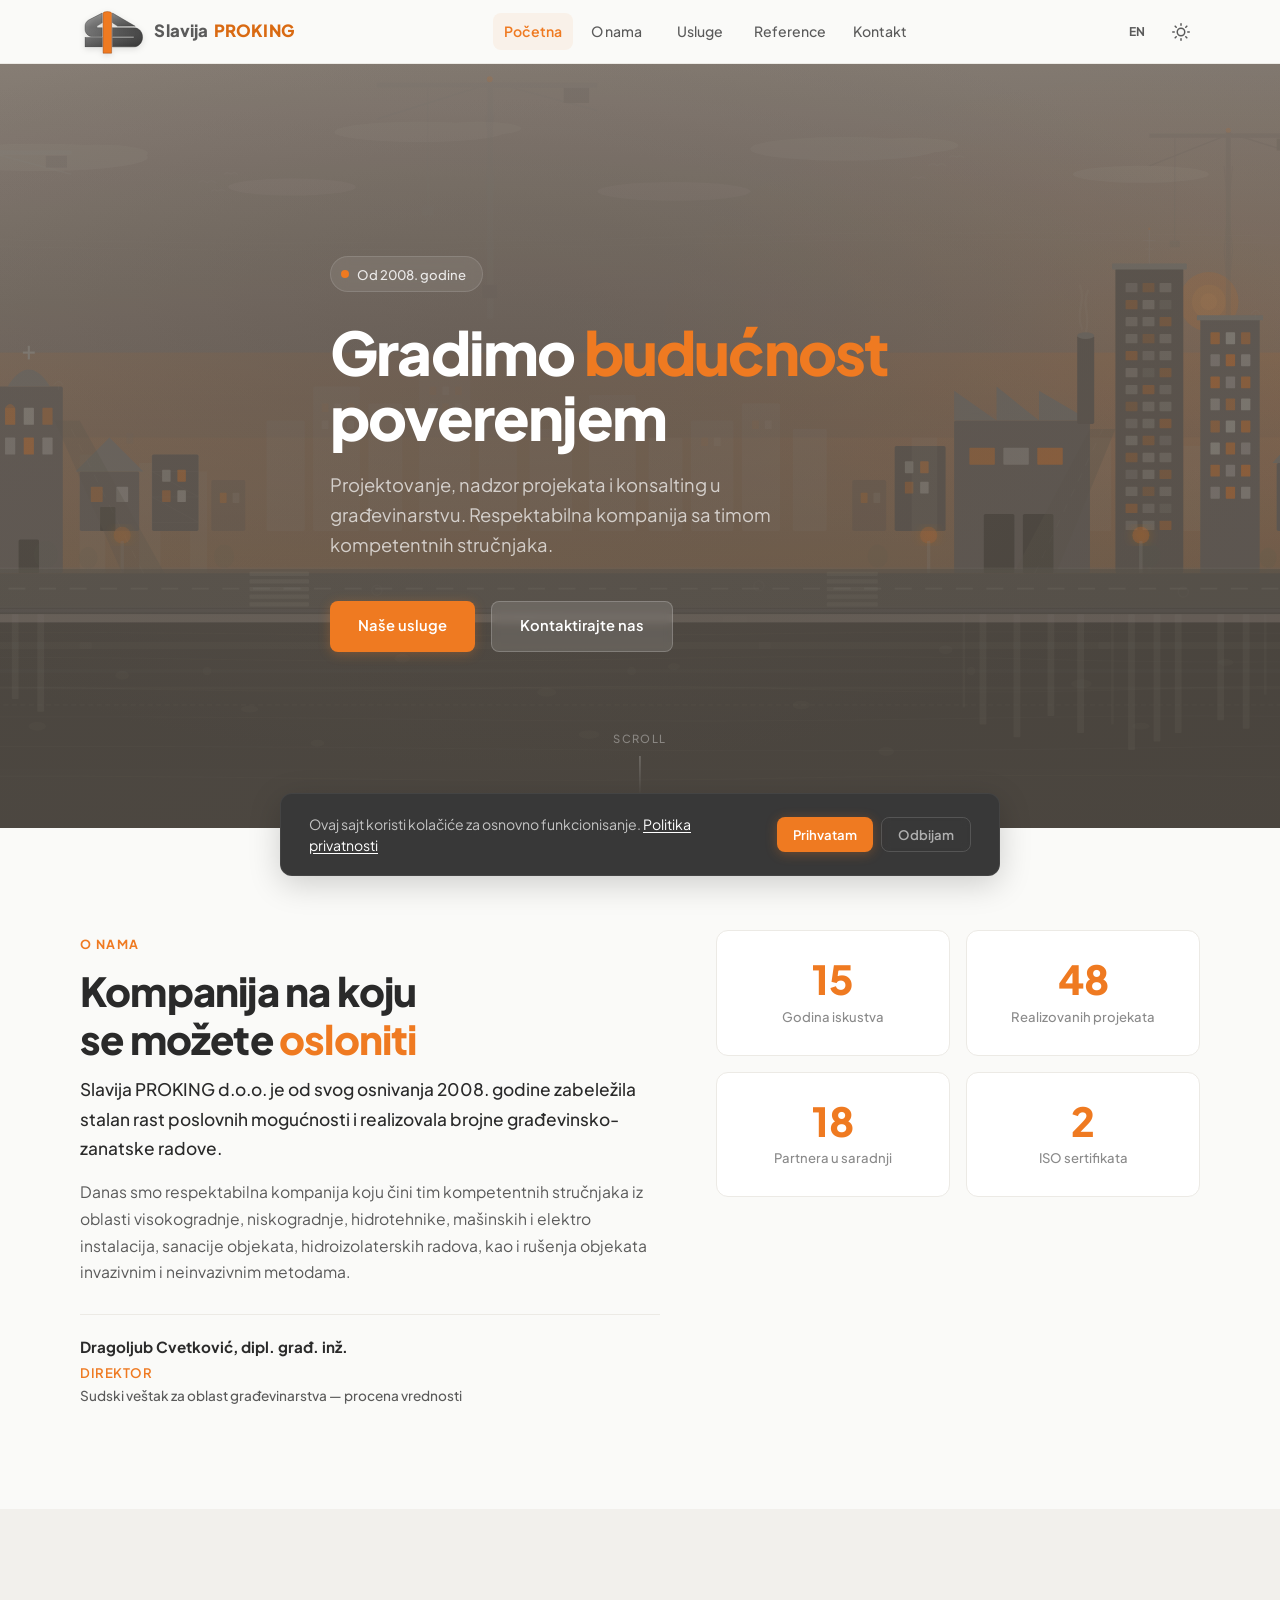
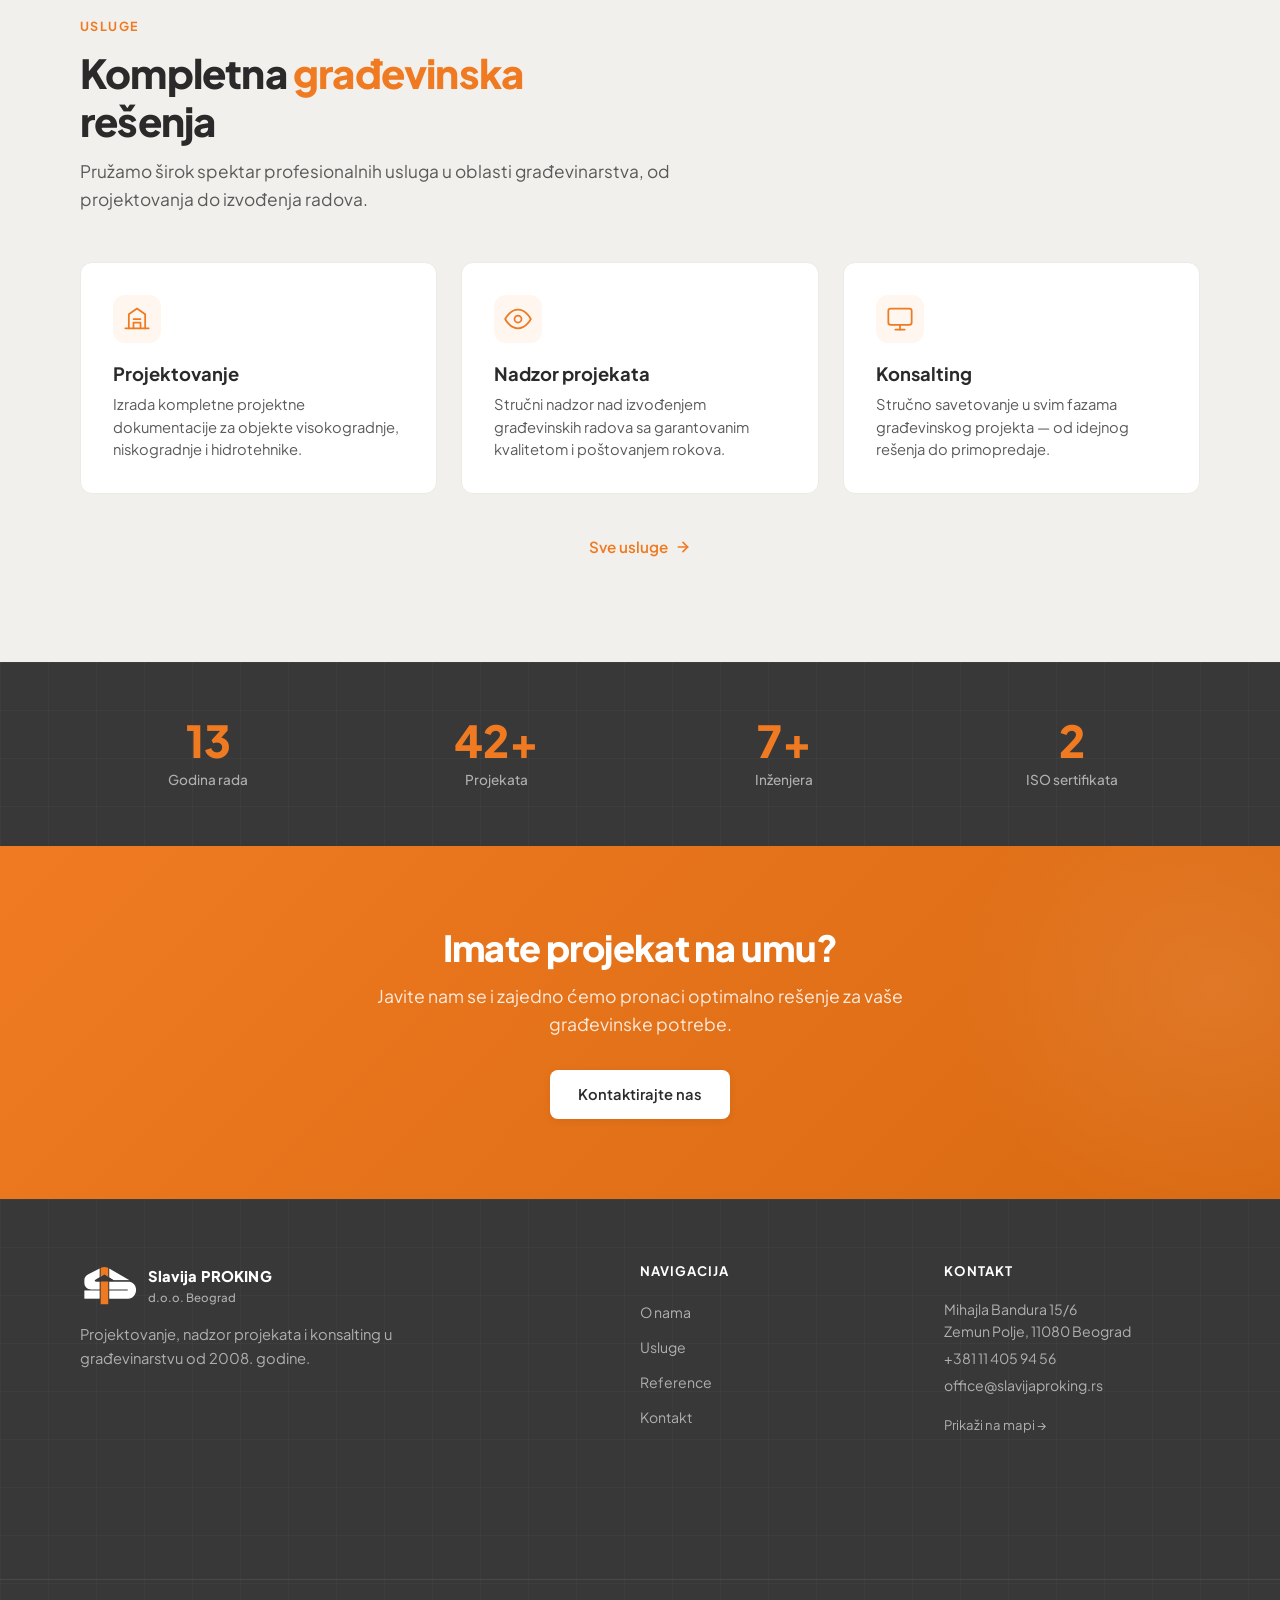
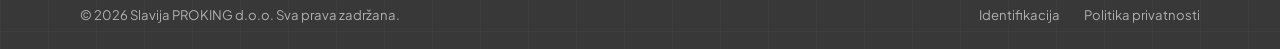
<file: index.html>
<!DOCTYPE html>
<html lang="sr" data-theme="light">
<head>
  <meta charset="UTF-8">
  <meta name="viewport" content="width=device-width, initial-scale=1.0">
  <title>Slavija PROKING — Projektovanje, Nadzor, Konsalting</title>
  <meta name="description" content="Slavija PROKING d.o.o. — Respektabilna kompanija u oblasti građevinarstva. Projektovanje, nadzor, konsalting, rušenje objekata i humano deminiranje od 2008.">
  <meta property="og:title" content="Slavija PROKING — Projektovanje, Nadzor, Konsalting">
  <meta property="og:description" content="Slavija PROKING d.o.o. — Respektabilna kompanija u oblasti građevinarstva od 2008.">
  <meta property="og:type" content="website">
  <link rel="preconnect" href="https://fonts.googleapis.com">
  <link rel="preconnect" href="https://fonts.gstatic.com" crossorigin>
  <link href="https://fonts.googleapis.com/css2?family=Plus+Jakarta+Sans:wght@400;500;600;700;800&display=swap" rel="stylesheet">
  <meta name="theme-color" content="#ef7a21">
  <link rel="icon" type="image/svg+xml" href="images/logo.svg">
  <link rel="stylesheet" href="css/style.css">
  <script>try{if(localStorage.getItem("sp-theme")==="dark")document.documentElement.setAttribute("data-theme","dark")}catch(e){}</script>
</head>
<body>

  <!-- HEADER -->
  <header class="header" id="header">
    <nav class="nav container">
      <a href="index.html" class="logo">
        <img src="images/logo-polished.svg" alt="Slavija PROKING" class="logo-icon">
        <span class="logo-text">Slavija <span class="logo-accent">PROKING</span></span>
      </a>
      <div class="nav-actions">
        <button class="lang-toggle" id="langToggle" aria-label="Change language">EN

        </button>
        <button class="theme-toggle" id="themeToggle" aria-label="Toggle theme">
          <svg class="icon-sun" width="18" height="18" viewBox="0 0 24 24" fill="none" stroke="currentColor" stroke-width="2" stroke-linecap="round" stroke-linejoin="round"><circle cx="12" cy="12" r="5"/><line x1="12" y1="1" x2="12" y2="3"/><line x1="12" y1="21" x2="12" y2="23"/><line x1="4.22" y1="4.22" x2="5.64" y2="5.64"/><line x1="18.36" y1="18.36" x2="19.78" y2="19.78"/><line x1="1" y1="12" x2="3" y2="12"/><line x1="21" y1="12" x2="23" y2="12"/><line x1="4.22" y1="19.78" x2="5.64" y2="18.36"/><line x1="18.36" y1="5.64" x2="19.78" y2="4.22"/></svg>
          <svg class="icon-moon" width="18" height="18" viewBox="0 0 24 24" fill="none" stroke="currentColor" stroke-width="2" stroke-linecap="round" stroke-linejoin="round"><path d="M21 12.79A9 9 0 1 1 11.21 3 7 7 0 0 0 21 12.79z"/></svg>
        </button>
        <button class="nav-toggle" id="navToggle" aria-label="Menu">
          <span></span><span></span><span></span>
        </button>
      </div>
      <ul class="nav-links" id="navLinks">
        <li><a href="index.html" class="nav-link is-active" data-i18n-text="nav.home">Početna</a></li>
        <li><a href="o-nama.html" class="nav-link" data-i18n-text="nav.about">O nama</a></li>
        <li><a href="usluge.html" class="nav-link" data-i18n-text="nav.services">Usluge</a></li>
        <li><a href="reference.html" class="nav-link" data-i18n-text="nav.references">Reference</a></li>
        <li><a href="kontakt.html" class="nav-link" data-i18n-text="nav.contact">Kontakt</a></li>
      </ul>
    </nav>
  </header>

  <main>

    <!-- HERO -->
    <section class="hero" id="hero">
      <div class="hero-bg hero-bg--placeholder" aria-hidden="true"></div>
      <div class="hero-inner container">
        <div class="hero-content">
          <div class="hero-badge reveal" data-i18n-text="hero.badge">Od 2008. godine</div>
          <h1 class="reveal" data-i18n="hero.title">Gradimo <span class="text-accent">budućnost</span><br>poverenjem</h1>
          <p class="hero-text reveal" data-i18n-text="hero.subtitle">Projektovanje, nadzor projekata i konsalting u građevinarstvu. Respektabilna kompanija sa timom kompetentnih stručnjaka.</p>
          <div class="hero-actions reveal">
            <a href="usluge.html" class="btn btn-primary" data-i18n-text="hero.cta.services">Naše usluge</a>
            <a href="kontakt.html" class="btn btn-ghost" data-i18n-text="hero.cta.contact">Kontaktirajte nas</a>
          </div>
        </div>
      </div>
      <div class="hero-scroll"><span>Scroll</span><div class="hero-scroll-line"></div></div>
    </section>

    <!-- ABOUT (brief) -->
    <section class="section" id="about">
      <div class="container">
        <div class="about-grid">
          <div class="about-text reveal">
            <span class="section-label" data-i18n-text="about.label">O nama</span>
            <h2 class="section-title" data-i18n="about.title">Kompanija na koju<br>se možete <span class="text-accent">osloniti</span></h2>
            <p class="about-lead" data-i18n-text="about.lead">Slavija PROKING d.o.o. je od svog osnivanja 2008. godine zabeležila stalan rast poslovnih mogućnosti i realizovala brojne građevinsko-zanatske radove.</p>
            <p data-i18n-text="about.p1">Danas smo respektabilna kompanija koju čini tim kompetentnih stručnjaka iz oblasti visokogradnje, niskogradnje, hidrotehnike, mašinskih i elektro instalacija, sanacije objekata, hidroizolaterskih radova, kao i rušenja objekata invazivnim i neinvazivnim metodama.</p>
            <div class="about-director">
              <strong>Dragoljub Cvetković, dipl. građ. inž.</strong>
              <span data-i18n-text="about.director.title">Direktor</span>
              <span class="director-credential" data-i18n-text="about.director.credentials">Sudski veštak za oblast građevinarstva — procena vrednosti</span>
            </div>
          </div>
          <div class="about-stats reveal">
            <div class="stat-card">
              <div class="stat-card-number" data-count="18">0</div>
              <div class="stat-card-label" data-i18n-text="about.stat.years">Godina iskustva</div>
            </div>
            <div class="stat-card">
              <div class="stat-card-number" data-count="60">0</div>
              <div class="stat-card-label" data-i18n-text="about.stat.projects">Realizovanih projekata</div>
            </div>
            <div class="stat-card">
              <div class="stat-card-number" data-count="22">0</div>
              <div class="stat-card-label" data-i18n-text="about.stat.partners">Partnera u saradnji</div>
            </div>
            <div class="stat-card">
              <div class="stat-card-number" data-count="3">0</div>
              <div class="stat-card-label" data-i18n-text="about.stat.certs">ISO sertifikata</div>
            </div>
          </div>
        </div>
      </div>
    </section>

    <!-- SERVICE HIGHLIGHTS (3 main) -->
    <section class="section section--alt">
      <div class="container">
        <div class="section-header reveal">
          <span class="section-label" data-i18n-text="services.label">Usluge</span>
          <h2 class="section-title" data-i18n="services.title">Kompletna <span class="text-accent">građevinska</span><br>rešenja</h2>
          <p class="section-intro" data-i18n-text="services.intro">Pružamo širok spektar profesionalnih usluga u oblasti građevinarstva, od projektovanja do izvođenja radova.</p>
        </div>
        <div class="services-highlights">
          <div class="service-card reveal">
            <div class="service-card-icon"><svg width="28" height="28" viewBox="0 0 24 24" fill="none" stroke="currentColor" stroke-width="1.5" stroke-linecap="round" stroke-linejoin="round"><path d="M2 20h20"/><path d="M5 20V8l7-5 7 5v12"/><path d="M9 20v-5h6v5"/><path d="M9 12h6"/></svg></div>
            <h3 class="service-card-title" data-i18n-text="services.design.title">Projektovanje</h3>
            <p class="service-card-desc" data-i18n-text="services.design.desc">Izrada kompletne projektne dokumentacije za objekte visokogradnje, niskogradnje i hidrotehnike.</p>
          </div>
          <div class="service-card reveal">
            <div class="service-card-icon"><svg width="28" height="28" viewBox="0 0 24 24" fill="none" stroke="currentColor" stroke-width="1.5" stroke-linecap="round" stroke-linejoin="round"><path d="M1 12s4-8 11-8 11 8 11 8-4 8-11 8-11-8-11-8z"/><circle cx="12" cy="12" r="3"/></svg></div>
            <h3 class="service-card-title" data-i18n-text="services.supervision.title">Nadzor projekata</h3>
            <p class="service-card-desc" data-i18n-text="services.supervision.desc">Stručni nadzor nad izvođenjem građevinskih radova sa garantovanim kvalitetom i poštovanjem rokova.</p>
          </div>
          <div class="service-card reveal">
            <div class="service-card-icon"><svg width="28" height="28" viewBox="0 0 24 24" fill="none" stroke="currentColor" stroke-width="1.5" stroke-linecap="round" stroke-linejoin="round"><rect x="2" y="3" width="20" height="14" rx="2"/><line x1="8" y1="21" x2="16" y2="21"/><line x1="12" y1="17" x2="12" y2="21"/></svg></div>
            <h3 class="service-card-title" data-i18n-text="services.consulting.title">Konsalting</h3>
            <p class="service-card-desc" data-i18n-text="services.consulting.desc">Stručno savetovanje u svim fazama građevinskog projekta — od idejnog rešenja do primopredaje.</p>
          </div>
        </div>
        <div class="section-action reveal">
          <a href="usluge.html" data-i18n-text="services.viewAll">Sve usluge <svg width="16" height="16" viewBox="0 0 24 24" fill="none" stroke="currentColor" stroke-width="2.5" stroke-linecap="round" stroke-linejoin="round"><path d="M5 12h14"/><path d="M12 5l7 7-7 7"/></svg></a>
        </div>
      </div>
    </section>

    <!-- STATS BANNER -->
    <section class="stats-banner">
      <div class="container stats-banner-inner">
        <div class="stats-banner-item reveal">
          <span class="stats-banner-number" data-count="18">0</span>
          <span class="stats-banner-label" data-i18n-text="stats.years">Godina rada</span>
        </div>
        <div class="stats-banner-item reveal">
          <span class="stats-banner-number" data-count="60">0+</span>
          <span class="stats-banner-label" data-i18n-text="stats.projects">Projekata</span>
        </div>
        <div class="stats-banner-item reveal">
          <span class="stats-banner-number" data-count="10">0+</span>
          <span class="stats-banner-label" data-i18n-text="stats.engineers">Inženjera</span>
        </div>
        <div class="stats-banner-item reveal">
          <span class="stats-banner-number" data-count="3">0</span>
          <span class="stats-banner-label" data-i18n-text="stats.certs">ISO sertifikata</span>
        </div>
      </div>
    </section>

    <!-- CTA -->
    <section class="cta-section">
      <div class="container cta-section-inner reveal">
        <h2 class="cta-section-title" data-i18n-text="cta.title">Imate projekat na umu?</h2>
        <p class="cta-section-text" data-i18n-text="cta.text">Javite nam se i zajedno ćemo pronaci optimalno rešenje za vaše građevinske potrebe.</p>
        <a href="kontakt.html" class="btn btn-white" data-i18n-text="cta.btn">Kontaktirajte nas</a>
      </div>
    </section>

  </main>

  <!-- FOOTER -->
  <footer class="footer">
    <div class="container">
      <div class="footer-grid">
        <div class="footer-brand">
          <div class="footer-logo">
            <img src="images/logo-white.svg" alt="Slavija PROKING" class="footer-logo-icon">
            <div>
              <span class="footer-logo-name">Slavija PROKING</span>
              <span class="footer-logo-sub">d.o.o. Beograd</span>
            </div>
          </div>
          <p class="footer-desc" data-i18n-text="footer.desc">Projektovanje, nadzor projekata i konsalting u građevinarstvu od 2008. godine.</p>
        </div>
        <div>
          <h4 class="footer-heading" data-i18n-text="footer.nav">Navigacija</h4>
          <ul class="footer-links">
            <li><a href="o-nama.html" data-i18n-text="nav.about">O nama</a></li>
            <li><a href="usluge.html" data-i18n-text="nav.services">Usluge</a></li>
            <li><a href="reference.html" data-i18n-text="nav.references">Reference</a></li>
            <li><a href="kontakt.html" data-i18n-text="nav.contact">Kontakt</a></li>
          </ul>
        </div>
        <div>
          <h4 class="footer-heading" data-i18n-text="footer.contact">Kontakt</h4>
          <div class="footer-contact-info">
            <p>Mihajla Bandura 15/6<br>Zemun Polje, 11080 Beograd</p>
            <p>+381 11 405 94 56</p>
            <p><a href="mailto:office@slavijaproking.rs">office@slavijaproking.rs</a></p>
            <div class="footer-map"
                 data-consent-src="https://www.google.com/maps/embed?pb=!1m18!1m12!1m3!1d2831!2d20.3278632!3d44.8574318!2m3!1f0!2f0!3f0!3m2!1i1024!2i768!4f13.1!3m3!1m2!1s0x475a6576853382e1%3A0xdb84a24160cf10cd!2sSlavija%20PROKING!5e0!3m2!1ssr!2srs!4v1"
                 data-consent-title="Lokacija — Slavija PROKING">
              <a href="https://www.google.com/maps/place/Slavija+PROKING/@44.8574318,20.3278632,17z/data=!3m1!4b1!4m6!3m5!1s0x475a6576853382e1:0xdb84a24160cf10cd!8m2!3d44.8574318!4d20.3278632!16s%2Fg%2F11h0zl__l0" target="_blank" rel="noopener" class="footer-map-link" data-i18n-text="footer.mapLink">Prikaži na mapi &rarr;</a>
            </div>
          </div>
        </div>
      </div>
    </div>
    <div class="footer-bottom">
      <div class="container footer-bottom-inner">
        <p>&copy; <span id="currentYear"></span> Slavija PROKING d.o.o. <span data-i18n-text="footer.rights">Sva prava zadržana.</span></p>
        <div class="footer-legal-links">
          <a href="identifikacija.html" data-i18n-text="footer.ident">Identifikacija</a>
          <a href="privatnost.html" data-i18n-text="footer.privacy">Politika privatnosti</a>
        </div>
      </div>
    </div>
  </footer>

  <!-- COOKIE BANNER -->
  <div id="cookieBanner" class="cookie-banner" role="dialog" aria-label="Cookie consent">
    <div class="cookie-banner-inner">
      <p data-i18n="cookie.text">Ovaj sajt koristi kolačiće za osnovno funkcionisanje. <a href="privatnost.html">Politika privatnosti</a></p>
      <div class="cookie-banner-btns">
        <button type="button" class="btn btn-primary cookie-accept" data-i18n-text="cookie.accept">Prihvatam</button>
        <button type="button" class="btn btn-ghost cookie-decline" data-i18n-text="cookie.decline">Odbijam</button>
      </div>
    </div>
  </div>

  <script src="js/i18n.js"></script>
  <script src="js/script.js"></script>
</body>
</html>
</file>
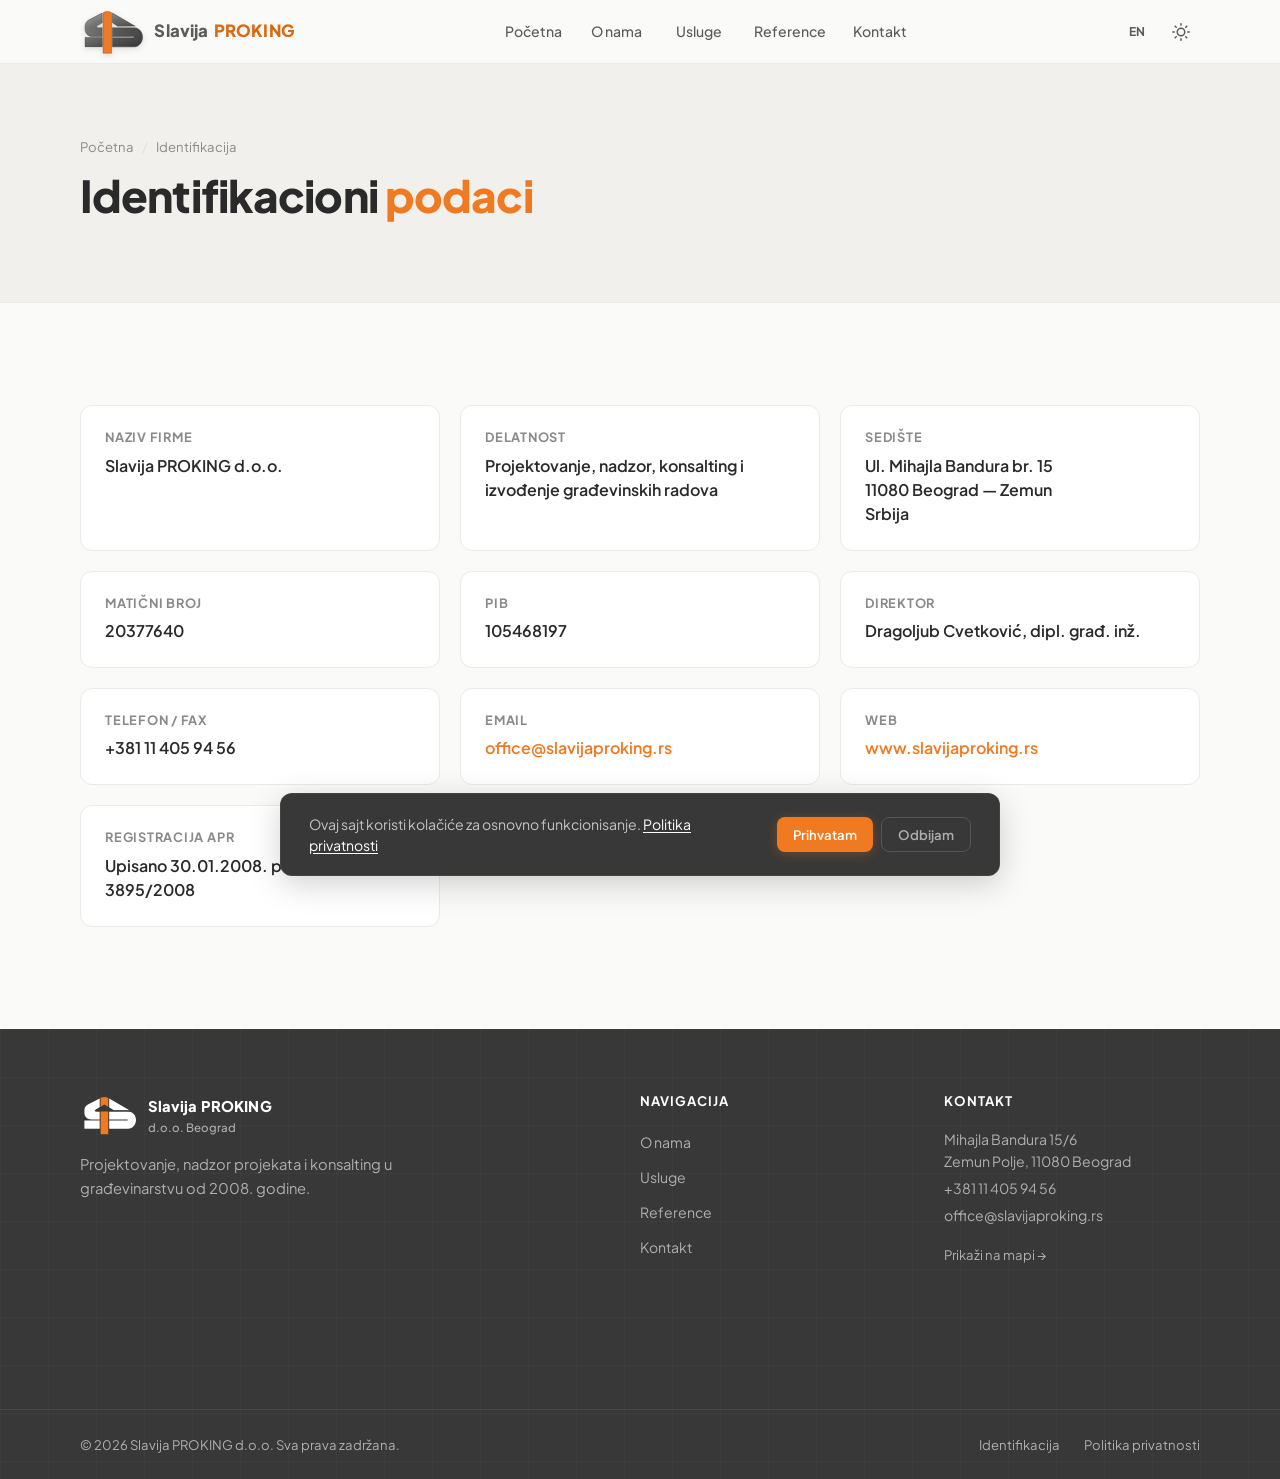
<file: identifikacija.html>
<!DOCTYPE html>
<html lang="sr" data-theme="light">
<head>
  <meta charset="UTF-8">
  <meta name="viewport" content="width=device-width, initial-scale=1.0">
  <title>Identifikacija — Slavija PROKING</title>
  <meta name="description" content="Identifikacioni podaci Slavija PROKING d.o.o. — matični broj, PIB, adresa sedišta.">
  <link rel="preconnect" href="https://fonts.googleapis.com">
  <link rel="preconnect" href="https://fonts.gstatic.com" crossorigin>
  <link href="https://fonts.googleapis.com/css2?family=Plus+Jakarta+Sans:wght@400;500;600;700;800&display=swap" rel="stylesheet">
  <meta name="theme-color" content="#ef7a21">
  <link rel="icon" type="image/svg+xml" href="images/logo.svg">
  <link rel="stylesheet" href="css/style.css">
  <script>try{if(localStorage.getItem("sp-theme")==="dark")document.documentElement.setAttribute("data-theme","dark")}catch(e){}</script>
</head>
<body>

  <!-- HEADER -->
  <header class="header" id="header">
    <nav class="nav container">
      <a href="index.html" class="logo">
        <img src="images/logo-polished.svg" alt="Slavija PROKING" class="logo-icon">
        <span class="logo-text">Slavija <span class="logo-accent">PROKING</span></span>
      </a>
      <div class="nav-actions">
        <button class="lang-toggle" id="langToggle" aria-label="Change language">EN

        </button>
        <button class="theme-toggle" id="themeToggle" aria-label="Toggle theme">
          <svg class="icon-sun" width="18" height="18" viewBox="0 0 24 24" fill="none" stroke="currentColor" stroke-width="2" stroke-linecap="round" stroke-linejoin="round"><circle cx="12" cy="12" r="5"/><line x1="12" y1="1" x2="12" y2="3"/><line x1="12" y1="21" x2="12" y2="23"/><line x1="4.22" y1="4.22" x2="5.64" y2="5.64"/><line x1="18.36" y1="18.36" x2="19.78" y2="19.78"/><line x1="1" y1="12" x2="3" y2="12"/><line x1="21" y1="12" x2="23" y2="12"/><line x1="4.22" y1="19.78" x2="5.64" y2="18.36"/><line x1="18.36" y1="5.64" x2="19.78" y2="4.22"/></svg>
          <svg class="icon-moon" width="18" height="18" viewBox="0 0 24 24" fill="none" stroke="currentColor" stroke-width="2" stroke-linecap="round" stroke-linejoin="round"><path d="M21 12.79A9 9 0 1 1 11.21 3 7 7 0 0 0 21 12.79z"/></svg>
        </button>
        <button class="nav-toggle" id="navToggle" aria-label="Menu"><span></span><span></span><span></span></button>
      </div>
      <ul class="nav-links" id="navLinks">
        <li><a href="index.html" class="nav-link" data-i18n-text="nav.home">Početna</a></li>
        <li><a href="o-nama.html" class="nav-link" data-i18n-text="nav.about">O nama</a></li>
        <li><a href="usluge.html" class="nav-link" data-i18n-text="nav.services">Usluge</a></li>
        <li><a href="reference.html" class="nav-link" data-i18n-text="nav.references">Reference</a></li>
        <li><a href="kontakt.html" class="nav-link" data-i18n-text="nav.contact">Kontakt</a></li>
      </ul>
    </nav>
  </header>

  <main>
    <section class="page-hero">
      <div class="container">
        <div class="page-hero-breadcrumb">
          <a href="index.html" data-i18n-text="nav.home">Početna</a>
          <span class="separator">/</span>
          <span data-i18n-text="ident.breadcrumb">Identifikacija</span>
        </div>
        <h1 class="page-hero-title" data-i18n="ident.title">Identifikacioni <span class="text-accent">podaci</span></h1>
      </div>
    </section>

    <section class="section">
      <div class="container">
        <div class="ident-grid">
          <div class="ident-card reveal">
            <h3 data-i18n-text="ident.company">Naziv firme</h3>
            <p>Slavija PROKING d.o.o.</p>
          </div>
          <div class="ident-card reveal">
            <h3 data-i18n-text="ident.activity">Delatnost</h3>
            <p data-i18n-text="ident.activity.desc">Projektovanje, nadzor, konsalting i izvođenje građevinskih radova</p>
          </div>
          <div class="ident-card reveal">
            <h3 data-i18n-text="ident.address.label">Sedište</h3>
            <p>Ul. Mihajla Bandura br. 15<br>11080 Beograd — Zemun<br data-i18n-text="ident.country">Srbija</p>
          </div>
          <div class="ident-card reveal">
            <h3 data-i18n-text="ident.reg">Matični broj</h3>
            <p>20377640</p>
          </div>
          <div class="ident-card reveal">
            <h3>PIB</h3>
            <p>105468197</p>
          </div>
          <div class="ident-card reveal">
            <h3 data-i18n-text="ident.director">Direktor</h3>
            <p>Dragoljub Cvetković, dipl. građ. inž.</p>
          </div>
          <div class="ident-card reveal">
            <h3 data-i18n-text="ident.phone">Telefon / Fax</h3>
            <p>+381 11 405 94 56</p>
          </div>
          <div class="ident-card reveal">
            <h3>Email</h3>
            <p><a href="mailto:office@slavijaproking.rs">office@slavijaproking.rs</a></p>
          </div>
          <div class="ident-card reveal">
            <h3>Web</h3>
            <p><a href="https://slavijaproking.rs">www.slavijaproking.rs</a></p>
          </div>
          <div class="ident-card reveal">
            <h3 data-i18n-text="ident.apr">Registracija APR</h3>
            <p data-i18n-text="ident.apr.value">Upisano 30.01.2008. pod brojem 3895/2008</p>
          </div>
        </div>
      </div>
    </section>
  </main>

  <footer class="footer">
    <div class="container">
      <div class="footer-grid">
        <div class="footer-brand">
          <div class="footer-logo">
            <img src="images/logo-white.svg" alt="Slavija PROKING" class="footer-logo-icon">
            <div><span class="footer-logo-name">Slavija PROKING</span><span class="footer-logo-sub">d.o.o. Beograd</span></div>
          </div>
          <p class="footer-desc" data-i18n-text="footer.desc">Projektovanje, nadzor projekata i konsalting u građevinarstvu od 2008. godine.</p>
        </div>
        <div>
          <h4 class="footer-heading" data-i18n-text="footer.nav">Navigacija</h4>
          <ul class="footer-links">
            <li><a href="o-nama.html" data-i18n-text="nav.about">O nama</a></li>
            <li><a href="usluge.html" data-i18n-text="nav.services">Usluge</a></li>
            <li><a href="reference.html" data-i18n-text="nav.references">Reference</a></li>
            <li><a href="kontakt.html" data-i18n-text="nav.contact">Kontakt</a></li>
          </ul>
        </div>
        <div>
          <h4 class="footer-heading" data-i18n-text="footer.contact">Kontakt</h4>
          <div class="footer-contact-info">
            <p>Mihajla Bandura 15/6<br>Zemun Polje, 11080 Beograd</p>
            <p>+381 11 405 94 56</p>
            <p><a href="mailto:office@slavijaproking.rs">office@slavijaproking.rs</a></p>
            <div class="footer-map"
                 data-consent-src="https://www.google.com/maps/embed?pb=!1m18!1m12!1m3!1d2831!2d20.3278632!3d44.8574318!2m3!1f0!2f0!3f0!3m2!1i1024!2i768!4f13.1!3m3!1m2!1s0x475a6576853382e1%3A0xdb84a24160cf10cd!2sSlavija%20PROKING!5e0!3m2!1ssr!2srs!4v1"
                 data-consent-title="Lokacija — Slavija PROKING">
              <a href="https://www.google.com/maps/place/Slavija+PROKING/@44.8574318,20.3278632,17z/data=!3m1!4b1!4m6!3m5!1s0x475a6576853382e1:0xdb84a24160cf10cd!8m2!3d44.8574318!4d20.3278632!16s%2Fg%2F11h0zl__l0" target="_blank" rel="noopener" class="footer-map-link" data-i18n-text="footer.mapLink">Prikaži na mapi &rarr;</a>
            </div>
          </div>
        </div>
      </div>
    </div>
    <div class="footer-bottom">
      <div class="container footer-bottom-inner">
        <p>&copy; <span id="currentYear"></span> Slavija PROKING d.o.o. <span data-i18n-text="footer.rights">Sva prava zadržana.</span></p>
        <div class="footer-legal-links">
          <a href="identifikacija.html" data-i18n-text="footer.ident">Identifikacija</a>
          <a href="privatnost.html" data-i18n-text="footer.privacy">Politika privatnosti</a>
        </div>
      </div>
    </div>
  </footer>

  <!-- COOKIE BANNER -->
  <div id="cookieBanner" class="cookie-banner" role="dialog" aria-label="Cookie consent">
    <div class="cookie-banner-inner">
      <p data-i18n="cookie.text">Ovaj sajt koristi kolačiće za osnovno funkcionisanje. <a href="privatnost.html">Politika privatnosti</a></p>
      <div class="cookie-banner-btns">
        <button type="button" class="btn btn-primary cookie-accept" data-i18n-text="cookie.accept">Prihvatam</button>
        <button type="button" class="btn btn-ghost cookie-decline" data-i18n-text="cookie.decline">Odbijam</button>
      </div>
    </div>
  </div>

  <script src="js/i18n.js"></script>
  <script src="js/script.js"></script>
</body>
</html>
</file>
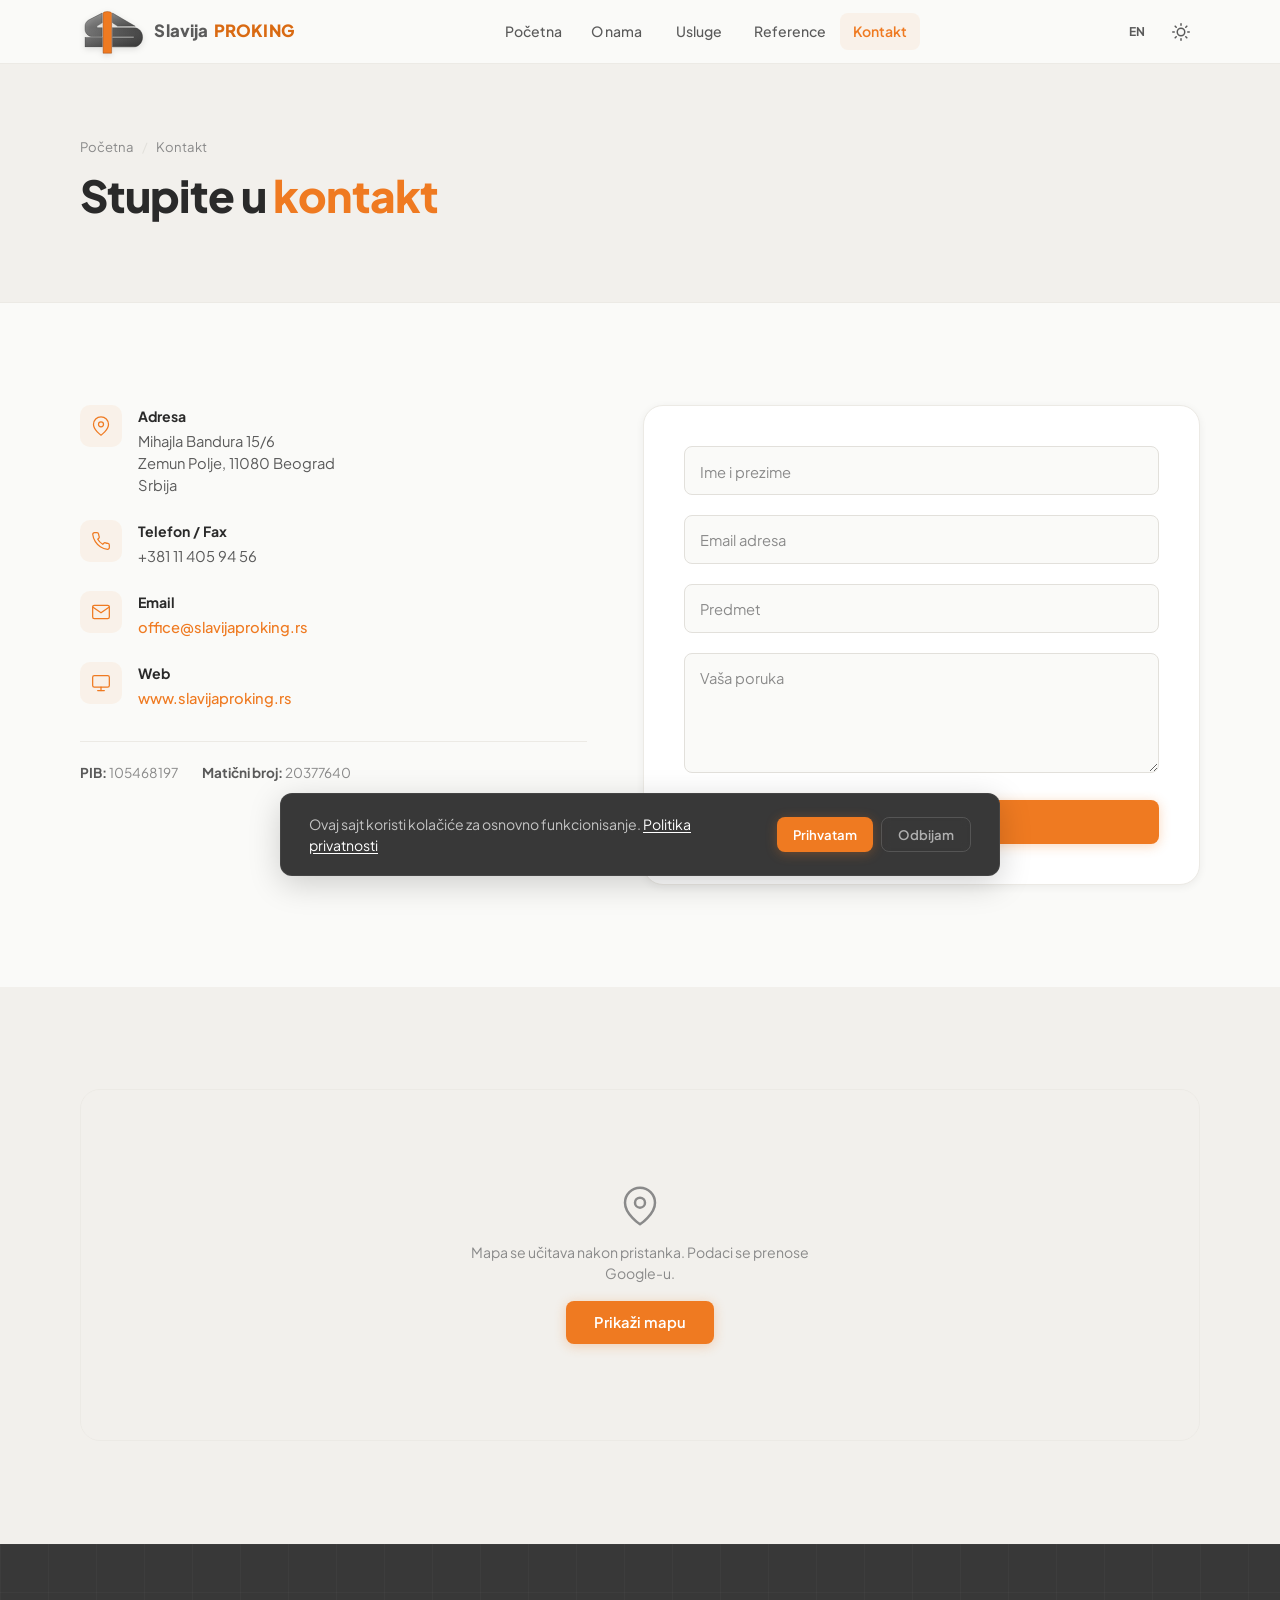
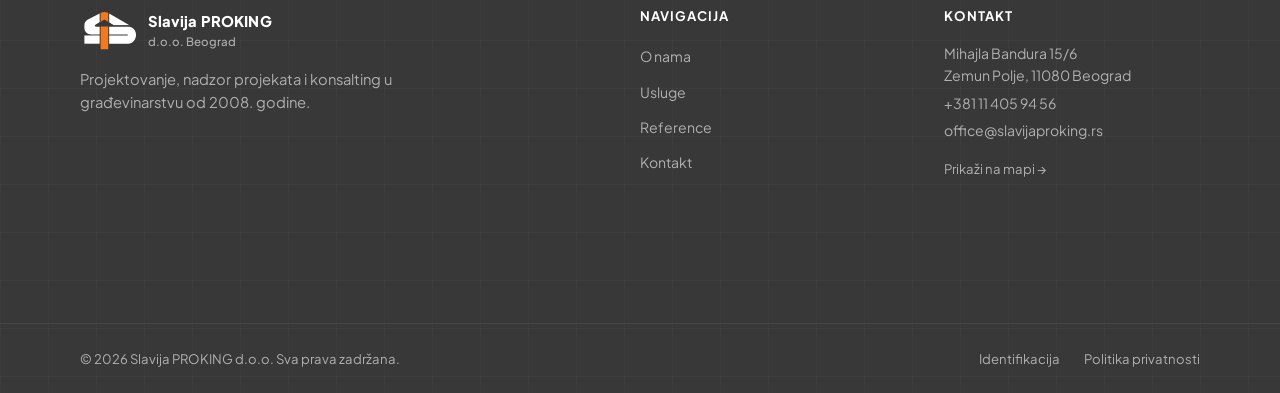
<file: kontakt.html>
<!DOCTYPE html>
<html lang="sr" data-theme="light">
<head>
  <meta charset="UTF-8">
  <meta name="viewport" content="width=device-width, initial-scale=1.0">
  <title>Kontakt — Slavija PROKING</title>
  <meta name="description" content="Kontaktirajte Slavija PROKING — adresa, telefon, email i kontakt forma.">
  <link rel="preconnect" href="https://fonts.googleapis.com">
  <link rel="preconnect" href="https://fonts.gstatic.com" crossorigin>
  <link href="https://fonts.googleapis.com/css2?family=Plus+Jakarta+Sans:wght@400;500;600;700;800&display=swap" rel="stylesheet">
  <meta name="theme-color" content="#ef7a21">
  <link rel="icon" type="image/svg+xml" href="images/logo.svg">
  <link rel="stylesheet" href="css/style.css">
  <script>try{if(localStorage.getItem("sp-theme")==="dark")document.documentElement.setAttribute("data-theme","dark")}catch(e){}</script>
</head>
<body>

  <!-- HEADER -->
  <header class="header" id="header">
    <nav class="nav container">
      <a href="index.html" class="logo">
        <img src="images/logo-polished.svg" alt="Slavija PROKING" class="logo-icon">
        <span class="logo-text">Slavija <span class="logo-accent">PROKING</span></span>
      </a>
      <div class="nav-actions">
        <button class="lang-toggle" id="langToggle" aria-label="Change language">EN

        </button>
        <button class="theme-toggle" id="themeToggle" aria-label="Toggle theme">
          <svg class="icon-sun" width="18" height="18" viewBox="0 0 24 24" fill="none" stroke="currentColor" stroke-width="2" stroke-linecap="round" stroke-linejoin="round"><circle cx="12" cy="12" r="5"/><line x1="12" y1="1" x2="12" y2="3"/><line x1="12" y1="21" x2="12" y2="23"/><line x1="4.22" y1="4.22" x2="5.64" y2="5.64"/><line x1="18.36" y1="18.36" x2="19.78" y2="19.78"/><line x1="1" y1="12" x2="3" y2="12"/><line x1="21" y1="12" x2="23" y2="12"/><line x1="4.22" y1="19.78" x2="5.64" y2="18.36"/><line x1="18.36" y1="5.64" x2="19.78" y2="4.22"/></svg>
          <svg class="icon-moon" width="18" height="18" viewBox="0 0 24 24" fill="none" stroke="currentColor" stroke-width="2" stroke-linecap="round" stroke-linejoin="round"><path d="M21 12.79A9 9 0 1 1 11.21 3 7 7 0 0 0 21 12.79z"/></svg>
        </button>
        <button class="nav-toggle" id="navToggle" aria-label="Menu"><span></span><span></span><span></span></button>
      </div>
      <ul class="nav-links" id="navLinks">
        <li><a href="index.html" class="nav-link" data-i18n-text="nav.home">Početna</a></li>
        <li><a href="o-nama.html" class="nav-link" data-i18n-text="nav.about">O nama</a></li>
        <li><a href="usluge.html" class="nav-link" data-i18n-text="nav.services">Usluge</a></li>
        <li><a href="reference.html" class="nav-link" data-i18n-text="nav.references">Reference</a></li>
        <li><a href="kontakt.html" class="nav-link is-active" data-i18n-text="nav.contact">Kontakt</a></li>
      </ul>
    </nav>
  </header>

  <main>
    <section class="page-hero">
      <div class="container">
        <div class="page-hero-breadcrumb">
          <a href="index.html" data-i18n-text="nav.home">Početna</a>
          <span class="separator">/</span>
          <span data-i18n-text="nav.contact">Kontakt</span>
        </div>
        <h1 class="page-hero-title" data-i18n="contact.title">Stupite u <span class="text-accent">kontakt</span></h1>
      </div>
    </section>

    <section class="section">
      <div class="container">
        <div class="contact-grid">
          <div class="contact-info reveal">
            <div class="contact-info-item">
              <div class="contact-info-icon"><svg width="20" height="20" viewBox="0 0 24 24" fill="none" stroke="currentColor" stroke-width="1.5" stroke-linecap="round" stroke-linejoin="round"><path d="M21 10c0 7-9 13-9 13s-9-6-9-13a9 9 0 0 1 18 0z"/><circle cx="12" cy="10" r="3"/></svg></div>
              <div>
                <strong data-i18n-text="contact.address">Adresa</strong>
                <p>Mihajla Bandura 15/6<br>Zemun Polje, 11080 Beograd<br>Srbija</p>
              </div>
            </div>
            <div class="contact-info-item">
              <div class="contact-info-icon"><svg width="20" height="20" viewBox="0 0 24 24" fill="none" stroke="currentColor" stroke-width="1.5" stroke-linecap="round" stroke-linejoin="round"><path d="M22 16.92v3a2 2 0 0 1-2.18 2 19.79 19.79 0 0 1-8.63-3.07 19.5 19.5 0 0 1-6-6 19.79 19.79 0 0 1-3.07-8.67A2 2 0 0 1 4.11 2h3a2 2 0 0 1 2 1.72c.127.96.361 1.903.7 2.81a2 2 0 0 1-.45 2.11L8.09 9.91a16 16 0 0 0 6 6l1.27-1.27a2 2 0 0 1 2.11-.45c.907.339 1.85.573 2.81.7A2 2 0 0 1 22 16.92z"/></svg></div>
              <div>
                <strong data-i18n-text="contact.phone">Telefon / Fax</strong>
                <p>+381 11 405 94 56</p>
              </div>
            </div>
            <div class="contact-info-item">
              <div class="contact-info-icon"><svg width="20" height="20" viewBox="0 0 24 24" fill="none" stroke="currentColor" stroke-width="1.5" stroke-linecap="round" stroke-linejoin="round"><path d="M4 4h16c1.1 0 2 .9 2 2v12c0 1.1-.9 2-2 2H4c-1.1 0-2-.9-2-2V6c0-1.1.9-2 2-2z"/><polyline points="22,6 12,13 2,6"/></svg></div>
              <div>
                <strong data-i18n-text="contact.email">Email</strong>
                <p><a href="mailto:office@slavijaproking.rs">office@slavijaproking.rs</a></p>
              </div>
            </div>
            <div class="contact-info-item">
              <div class="contact-info-icon"><svg width="20" height="20" viewBox="0 0 24 24" fill="none" stroke="currentColor" stroke-width="1.5" stroke-linecap="round" stroke-linejoin="round"><rect x="2" y="3" width="20" height="14" rx="2"/><line x1="8" y1="21" x2="16" y2="21"/><line x1="12" y1="17" x2="12" y2="21"/></svg></div>
              <div>
                <strong data-i18n-text="contact.web">Web</strong>
                <p><a href="https://slavijaproking.rs">www.slavijaproking.rs</a></p>
              </div>
            </div>
            <div class="contact-legal">
              <p><strong>PIB:</strong> 105468197</p>
              <p><strong data-i18n-text="contact.reg">Matični broj</strong><strong>:</strong> 20377640</p>
            </div>
          </div>
          <form class="contact-form reveal" id="contactForm">
            <div class="form-group">
              <input type="text" id="name" name="name" placeholder=" " required>
              <label for="name" data-i18n-text="contact.form.name">Ime i prezime</label>
            </div>
            <div class="form-group">
              <input type="email" id="email" name="email" placeholder=" " required>
              <label for="email" data-i18n-text="contact.form.email">Email adresa</label>
            </div>
            <div class="form-group">
              <input type="text" id="subject" name="subject" placeholder=" ">
              <label for="subject" data-i18n-text="contact.form.subject">Predmet</label>
            </div>
            <div class="form-group">
              <textarea id="message" name="message" rows="5" placeholder=" " required></textarea>
              <label for="message" data-i18n-text="contact.form.message">Vaša poruka</label>
            </div>
            <button type="submit" class="btn btn-primary btn-full" data-i18n-text="contact.form.submit">Pošaljite poruku</button>
          </form>
        </div>
      </div>
    </section>

    <!-- MAP -->
    <section class="section section--alt">
      <div class="container">
        <div class="map-wrapper reveal">
          <div class="map-consent-placeholder" id="mapPlaceholder"
               data-consent-src="https://www.google.com/maps/embed?pb=!1m18!1m12!1m3!1d2831!2d20.3278632!3d44.8574318!2m3!1f0!2f0!3f0!3m2!1i1024!2i768!4f13.1!3m3!1m2!1s0x475a6576853382e1%3A0xdb84a24160cf10cd!2sSlavija%20PROKING!5e0!3m2!1ssr!2srs!4v1"
               data-consent-title="Lokacija Slavija PROKING">
            <div class="map-consent-content">
              <svg width="40" height="40" viewBox="0 0 24 24" fill="none" stroke="currentColor" stroke-width="1.5" stroke-linecap="round" stroke-linejoin="round"><path d="M21 10c0 7-9 13-9 13s-9-6-9-13a9 9 0 0 1 18 0z"/><circle cx="12" cy="10" r="3"/></svg>
              <p data-i18n-text="contact.map.notice">Mapa se učitava nakon pristanka. Podaci se prenose Google-u.</p>
              <button type="button" class="btn btn-primary map-consent-btn" data-i18n-text="contact.map.load">Prikaži mapu</button>
            </div>
          </div>
        </div>
      </div>
    </section>
  </main>

  <footer class="footer">
    <div class="container">
      <div class="footer-grid">
        <div class="footer-brand">
          <div class="footer-logo">
            <img src="images/logo-white.svg" alt="Slavija PROKING" class="footer-logo-icon">
            <div><span class="footer-logo-name">Slavija PROKING</span><span class="footer-logo-sub">d.o.o. Beograd</span></div>
          </div>
          <p class="footer-desc" data-i18n-text="footer.desc">Projektovanje, nadzor projekata i konsalting u građevinarstvu od 2008. godine.</p>
        </div>
        <div>
          <h4 class="footer-heading" data-i18n-text="footer.nav">Navigacija</h4>
          <ul class="footer-links">
            <li><a href="o-nama.html" data-i18n-text="nav.about">O nama</a></li>
            <li><a href="usluge.html" data-i18n-text="nav.services">Usluge</a></li>
            <li><a href="reference.html" data-i18n-text="nav.references">Reference</a></li>
            <li><a href="kontakt.html" data-i18n-text="nav.contact">Kontakt</a></li>
          </ul>
        </div>
        <div>
          <h4 class="footer-heading" data-i18n-text="footer.contact">Kontakt</h4>
          <div class="footer-contact-info">
            <p>Mihajla Bandura 15/6<br>Zemun Polje, 11080 Beograd</p>
            <p>+381 11 405 94 56</p>
            <p><a href="mailto:office@slavijaproking.rs">office@slavijaproking.rs</a></p>
            <div class="footer-map"
                 data-consent-src="https://www.google.com/maps/embed?pb=!1m18!1m12!1m3!1d2831!2d20.3278632!3d44.8574318!2m3!1f0!2f0!3f0!3m2!1i1024!2i768!4f13.1!3m3!1m2!1s0x475a6576853382e1%3A0xdb84a24160cf10cd!2sSlavija%20PROKING!5e0!3m2!1ssr!2srs!4v1"
                 data-consent-title="Lokacija — Slavija PROKING">
              <a href="https://www.google.com/maps/place/Slavija+PROKING/@44.8574318,20.3278632,17z/data=!3m1!4b1!4m6!3m5!1s0x475a6576853382e1:0xdb84a24160cf10cd!8m2!3d44.8574318!4d20.3278632!16s%2Fg%2F11h0zl__l0" target="_blank" rel="noopener" class="footer-map-link" data-i18n-text="footer.mapLink">Prikaži na mapi &rarr;</a>
            </div>
          </div>
        </div>
      </div>
    </div>
    <div class="footer-bottom">
      <div class="container footer-bottom-inner">
        <p>&copy; <span id="currentYear"></span> Slavija PROKING d.o.o. <span data-i18n-text="footer.rights">Sva prava zadržana.</span></p>
        <div class="footer-legal-links">
          <a href="identifikacija.html" data-i18n-text="footer.ident">Identifikacija</a>
          <a href="privatnost.html" data-i18n-text="footer.privacy">Politika privatnosti</a>
        </div>
      </div>
    </div>
  </footer>

  <!-- COOKIE BANNER -->
  <div id="cookieBanner" class="cookie-banner" role="dialog" aria-label="Cookie consent">
    <div class="cookie-banner-inner">
      <p data-i18n="cookie.text">Ovaj sajt koristi kolačiće za osnovno funkcionisanje. <a href="privatnost.html">Politika privatnosti</a></p>
      <div class="cookie-banner-btns">
        <button type="button" class="btn btn-primary cookie-accept" data-i18n-text="cookie.accept">Prihvatam</button>
        <button type="button" class="btn btn-ghost cookie-decline" data-i18n-text="cookie.decline">Odbijam</button>
      </div>
    </div>
  </div>

  <script src="js/i18n.js"></script>
  <script src="js/script.js"></script>
</body>
</html>
</file>
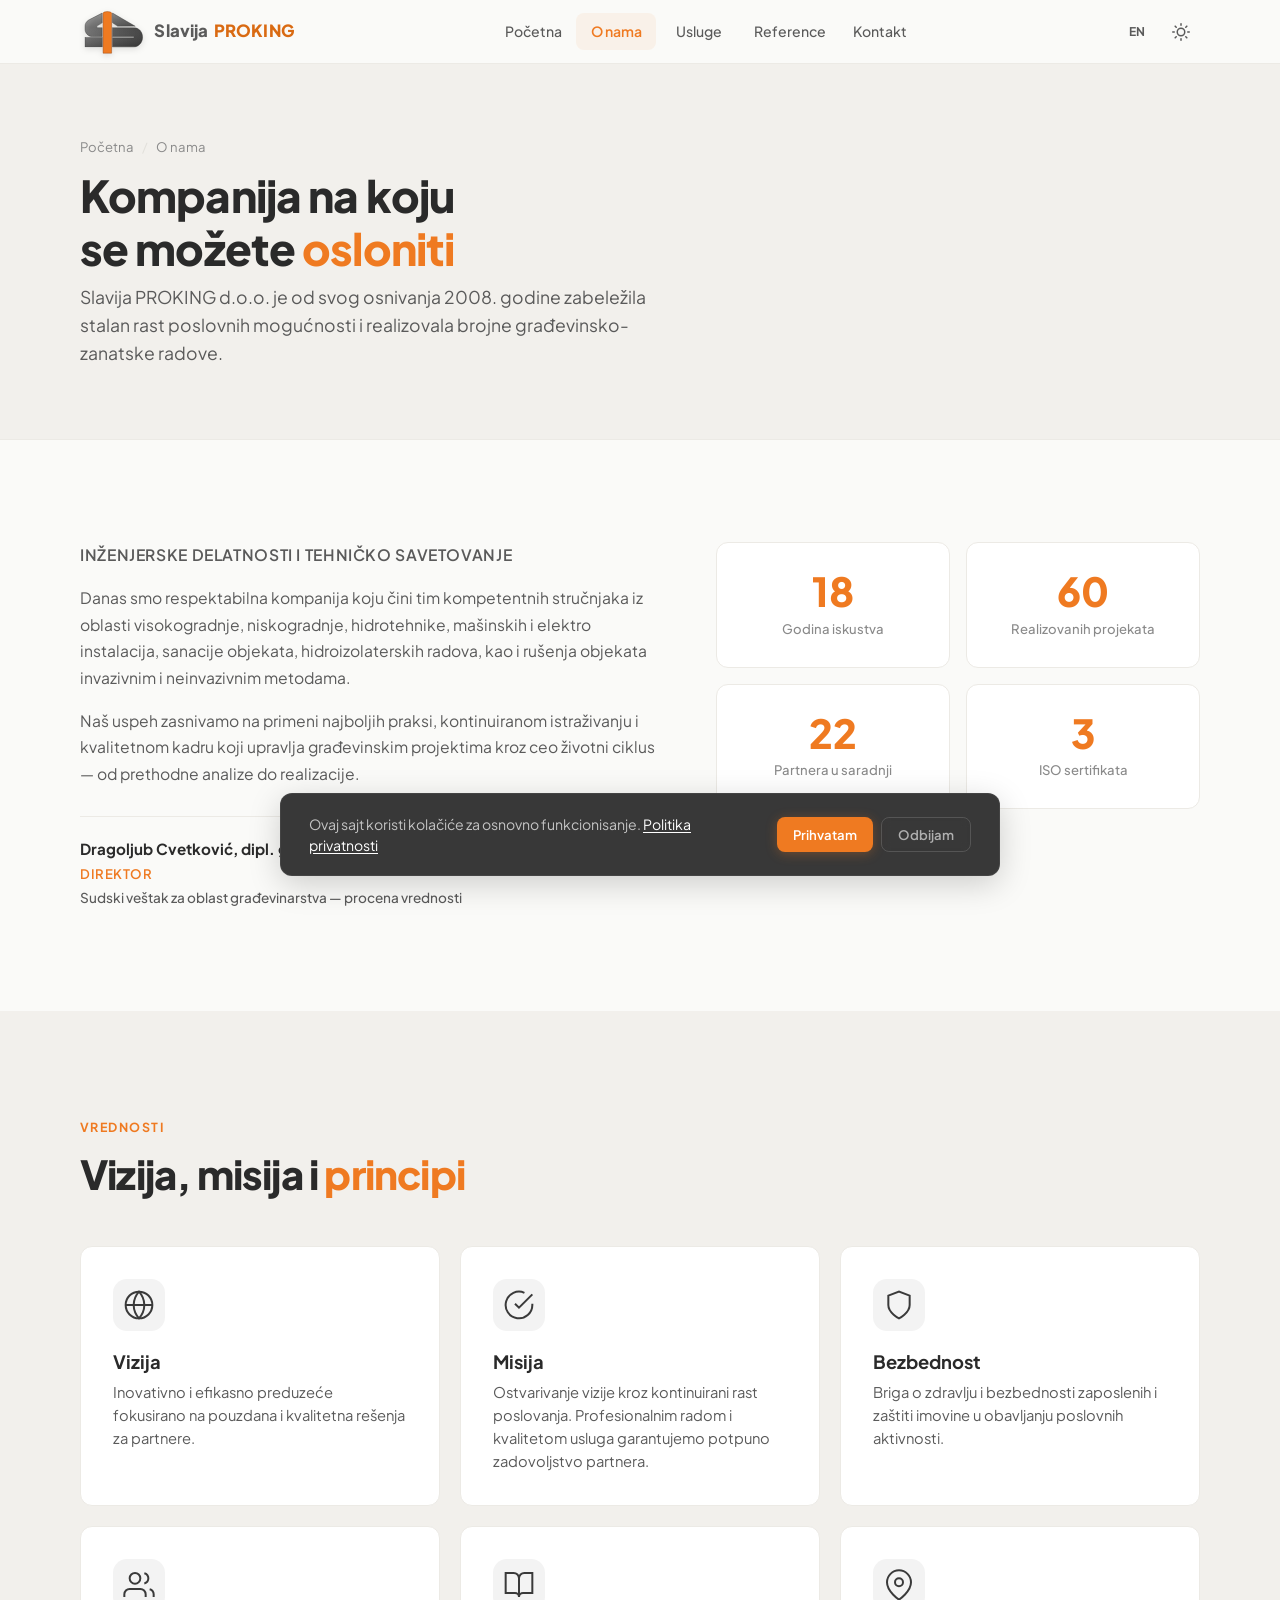
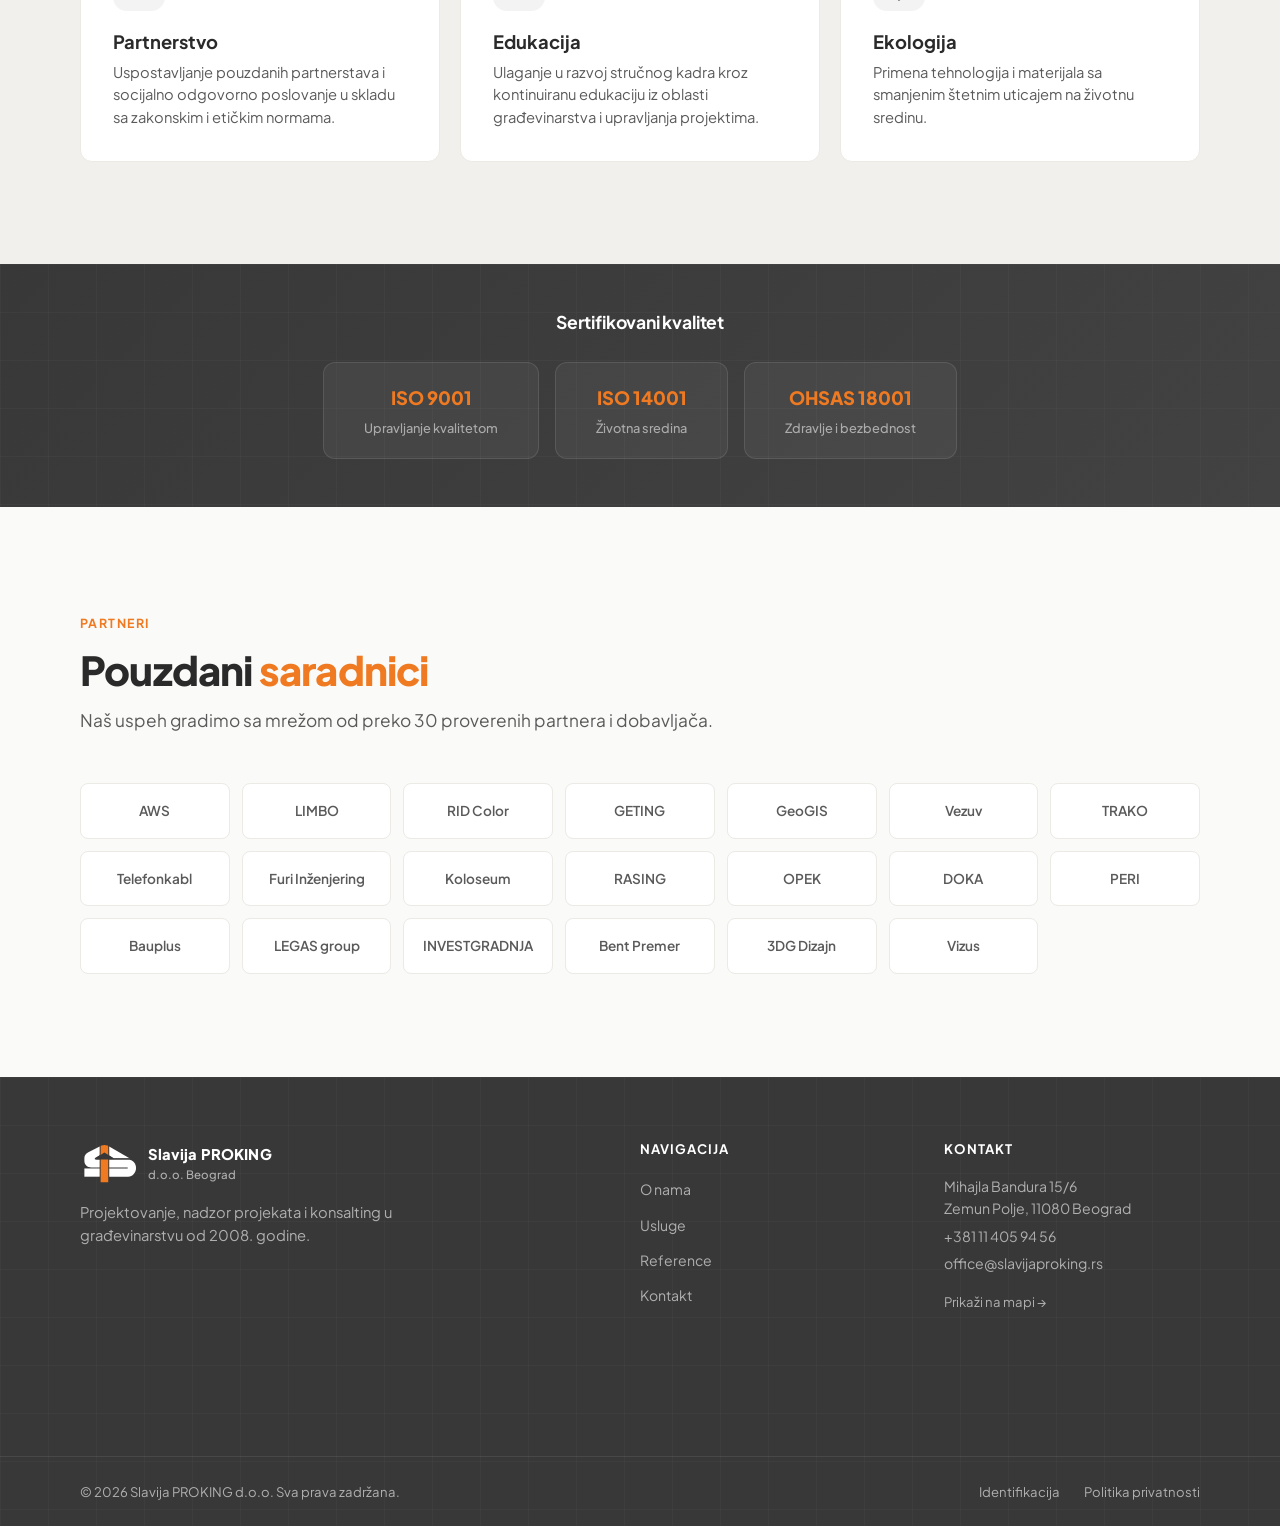
<file: o-nama.html>
<!DOCTYPE html>
<html lang="sr" data-theme="light">
<head>
  <meta charset="UTF-8">
  <meta name="viewport" content="width=device-width, initial-scale=1.0">
  <title>O nama — Slavija PROKING</title>
  <meta name="description" content="Slavija PROKING d.o.o. — Respektabilna kompanija u oblasti građevinarstva od 2008. Upoznajte naš tim, vrednosti i sertifikate.">
  <link rel="preconnect" href="https://fonts.googleapis.com">
  <link rel="preconnect" href="https://fonts.gstatic.com" crossorigin>
  <link href="https://fonts.googleapis.com/css2?family=Plus+Jakarta+Sans:wght@400;500;600;700;800&display=swap" rel="stylesheet">
  <meta name="theme-color" content="#ef7a21">
  <link rel="icon" type="image/svg+xml" href="images/logo.svg">
  <link rel="stylesheet" href="css/style.css">
  <script>try{if(localStorage.getItem("sp-theme")==="dark")document.documentElement.setAttribute("data-theme","dark")}catch(e){}</script>
</head>
<body>

  <!-- HEADER -->
  <header class="header" id="header">
    <nav class="nav container">
      <a href="index.html" class="logo">
        <img src="images/logo-polished.svg" alt="Slavija PROKING" class="logo-icon">
        <span class="logo-text">Slavija <span class="logo-accent">PROKING</span></span>
      </a>
      <div class="nav-actions">
        <button class="lang-toggle" id="langToggle" aria-label="Change language">EN

        </button>
        <button class="theme-toggle" id="themeToggle" aria-label="Toggle theme">
          <svg class="icon-sun" width="18" height="18" viewBox="0 0 24 24" fill="none" stroke="currentColor" stroke-width="2" stroke-linecap="round" stroke-linejoin="round"><circle cx="12" cy="12" r="5"/><line x1="12" y1="1" x2="12" y2="3"/><line x1="12" y1="21" x2="12" y2="23"/><line x1="4.22" y1="4.22" x2="5.64" y2="5.64"/><line x1="18.36" y1="18.36" x2="19.78" y2="19.78"/><line x1="1" y1="12" x2="3" y2="12"/><line x1="21" y1="12" x2="23" y2="12"/><line x1="4.22" y1="19.78" x2="5.64" y2="18.36"/><line x1="18.36" y1="5.64" x2="19.78" y2="4.22"/></svg>
          <svg class="icon-moon" width="18" height="18" viewBox="0 0 24 24" fill="none" stroke="currentColor" stroke-width="2" stroke-linecap="round" stroke-linejoin="round"><path d="M21 12.79A9 9 0 1 1 11.21 3 7 7 0 0 0 21 12.79z"/></svg>
        </button>
        <button class="nav-toggle" id="navToggle" aria-label="Menu">
          <span></span><span></span><span></span>
        </button>
      </div>
      <ul class="nav-links" id="navLinks">
        <li><a href="index.html" class="nav-link" data-i18n-text="nav.home">Početna</a></li>
        <li><a href="o-nama.html" class="nav-link is-active" data-i18n-text="nav.about">O nama</a></li>
        <li><a href="usluge.html" class="nav-link" data-i18n-text="nav.services">Usluge</a></li>
        <li><a href="reference.html" class="nav-link" data-i18n-text="nav.references">Reference</a></li>
        <li><a href="kontakt.html" class="nav-link" data-i18n-text="nav.contact">Kontakt</a></li>
      </ul>
    </nav>
  </header>

  <main>
    <!-- PAGE HERO -->
    <section class="page-hero">
      <div class="container">
        <div class="page-hero-breadcrumb">
          <a href="index.html" data-i18n-text="nav.home">Početna</a>
          <span class="separator">/</span>
          <span data-i18n-text="nav.about">O nama</span>
        </div>
        <h1 class="page-hero-title" data-i18n="about.title">Kompanija na koju<br>se možete <span class="text-accent">osloniti</span></h1>
        <p class="page-hero-subtitle" data-i18n-text="about.lead">Slavija PROKING d.o.o. je od svog osnivanja 2008. godine zabeležila stalan rast poslovnih mogućnosti i realizovala brojne građevinsko-zanatske radove.</p>
      </div>
    </section>

    <!-- ABOUT CONTENT -->
    <section class="section">
      <div class="container">
        <div class="about-grid">
          <div class="about-text reveal">
            <p class="about-activity" data-i18n-text="about.activity">Inženjerske delatnosti i tehničko savetovanje</p>
            <p data-i18n-text="about.p1">Danas smo respektabilna kompanija koju čini tim kompetentnih stručnjaka iz oblasti visokogradnje, niskogradnje, hidrotehnike, mašinskih i elektro instalacija, sanacije objekata, hidroizolaterskih radova, kao i rušenja objekata invazivnim i neinvazivnim metodama.</p>
            <p data-i18n-text="about.p2">Naš uspeh zasnivamo na primeni najboljih praksi, kontinuiranom istraživanju i kvalitetnom kadru koji upravlja građevinskim projektima kroz ceo životni ciklus — od prethodne analize do realizacije.</p>
            <div class="about-director">
              <strong>Dragoljub Cvetković, dipl. građ. inž.</strong>
              <span data-i18n-text="about.director.title">Direktor</span>
              <span class="director-credential" data-i18n-text="about.director.credentials">Sudski veštak za oblast građevinarstva — procena vrednosti</span>
            </div>
          </div>
          <div class="about-stats reveal">
            <div class="stat-card">
              <div class="stat-card-number" data-count="18">0</div>
              <div class="stat-card-label" data-i18n-text="about.stat.years">Godina iskustva</div>
            </div>
            <div class="stat-card">
              <div class="stat-card-number" data-count="60">0</div>
              <div class="stat-card-label" data-i18n-text="about.stat.projects">Realizovanih projekata</div>
            </div>
            <div class="stat-card">
              <div class="stat-card-number" data-count="22">0</div>
              <div class="stat-card-label" data-i18n-text="about.stat.partners">Partnera u saradnji</div>
            </div>
            <div class="stat-card">
              <div class="stat-card-number" data-count="3">0</div>
              <div class="stat-card-label" data-i18n-text="about.stat.certs">ISO sertifikata</div>
            </div>
          </div>
        </div>
      </div>
    </section>

    <!-- VALUES -->
    <section class="section section--alt">
      <div class="container">
        <div class="section-header reveal">
          <span class="section-label" data-i18n-text="values.label">Vrednosti</span>
          <h2 class="section-title" data-i18n="values.title">Vizija, misija i <span class="text-accent">principi</span></h2>
        </div>
        <div class="values-grid">
          <div class="value-card value-card--vision reveal">
            <div class="value-card-icon"><svg width="32" height="32" viewBox="0 0 24 24" fill="none" stroke="currentColor" stroke-width="1.5"><circle cx="12" cy="12" r="10"/><path d="M2 12h20"/><path d="M12 2a15.3 15.3 0 0 1 4 10 15.3 15.3 0 0 1-4 10 15.3 15.3 0 0 1-4-10 15.3 15.3 0 0 1 4-10z"/></svg></div>
            <h3 class="value-card-title" data-i18n-text="values.vision.title">Vizija</h3>
            <p class="value-card-desc" data-i18n-text="values.vision.desc">Inovativno i efikasno preduzeće fokusirano na pouzdana i kvalitetna rešenja za partnere.</p>
          </div>
          <div class="value-card value-card--mission reveal">
            <div class="value-card-icon"><svg width="32" height="32" viewBox="0 0 24 24" fill="none" stroke="currentColor" stroke-width="1.5"><path d="M22 11.08V12a10 10 0 1 1-5.93-9.14"/><polyline points="22 4 12 14.01 9 11.01"/></svg></div>
            <h3 class="value-card-title" data-i18n-text="values.mission.title">Misija</h3>
            <p class="value-card-desc" data-i18n-text="values.mission.desc">Ostvarivanje vizije kroz kontinuirani rast poslovanja. Profesionalnim radom i kvalitetom usluga garantujemo potpuno zadovoljstvo partnera.</p>
          </div>
          <div class="value-card reveal">
            <div class="value-card-icon"><svg width="32" height="32" viewBox="0 0 24 24" fill="none" stroke="currentColor" stroke-width="1.5"><path d="M12 22s8-4 8-10V5l-8-3-8 3v7c0 6 8 10 8 10z"/></svg></div>
            <h3 class="value-card-title" data-i18n-text="values.safety.title">Bezbednost</h3>
            <p class="value-card-desc" data-i18n-text="values.safety.desc">Briga o zdravlju i bezbednosti zaposlenih i zaštiti imovine u obavljanju poslovnih aktivnosti.</p>
          </div>
          <div class="value-card reveal">
            <div class="value-card-icon"><svg width="32" height="32" viewBox="0 0 24 24" fill="none" stroke="currentColor" stroke-width="1.5"><path d="M17 21v-2a4 4 0 0 0-4-4H5a4 4 0 0 0-4 4v2"/><circle cx="9" cy="7" r="4"/><path d="M23 21v-2a4 4 0 0 0-3-3.87"/><path d="M16 3.13a4 4 0 0 1 0 7.75"/></svg></div>
            <h3 class="value-card-title" data-i18n-text="values.partnership.title">Partnerstvo</h3>
            <p class="value-card-desc" data-i18n-text="values.partnership.desc">Uspostavljanje pouzdanih partnerstava i socijalno odgovorno poslovanje u skladu sa zakonskim i etičkim normama.</p>
          </div>
          <div class="value-card reveal">
            <div class="value-card-icon"><svg width="32" height="32" viewBox="0 0 24 24" fill="none" stroke="currentColor" stroke-width="1.5"><path d="M2 3h6a4 4 0 0 1 4 4v14a3 3 0 0 0-3-3H2z"/><path d="M22 3h-6a4 4 0 0 0-4 4v14a3 3 0 0 1 3-3h7z"/></svg></div>
            <h3 class="value-card-title" data-i18n-text="values.education.title">Edukacija</h3>
            <p class="value-card-desc" data-i18n-text="values.education.desc">Ulaganje u razvoj stručnog kadra kroz kontinuiranu edukaciju iz oblasti građevinarstva i upravljanja projektima.</p>
          </div>
          <div class="value-card reveal">
            <div class="value-card-icon"><svg width="32" height="32" viewBox="0 0 24 24" fill="none" stroke="currentColor" stroke-width="1.5"><path d="M21 10c0 7-9 13-9 13s-9-6-9-13a9 9 0 0 1 18 0z"/><circle cx="12" cy="10" r="3"/></svg></div>
            <h3 class="value-card-title" data-i18n-text="values.ecology.title">Ekologija</h3>
            <p class="value-card-desc" data-i18n-text="values.ecology.desc">Primena tehnologija i materijala sa smanjenim štetnim uticajem na životnu sredinu.</p>
          </div>
        </div>
      </div>
    </section>

    <!-- CERTIFICATIONS -->
    <section class="certs-banner">
      <div class="container">
        <div class="certs-banner-inner reveal">
          <h3 class="certs-banner-title" data-i18n-text="certs.title">Sertifikovani kvalitet</h3>
          <div class="certs-banner-items">
            <div class="cert-badge">
              <span class="cert-badge-name">ISO 9001</span>
              <span class="cert-badge-desc" data-i18n-text="certs.iso9001">Upravljanje kvalitetom</span>
            </div>
            <div class="cert-badge">
              <span class="cert-badge-name">ISO 14001</span>
              <span class="cert-badge-desc" data-i18n-text="certs.iso14001">Životna sredina</span>
            </div>
            <div class="cert-badge">
              <span class="cert-badge-name">OHSAS 18001</span>
              <span class="cert-badge-desc" data-i18n-text="certs.ohsas">Zdravlje i bezbednost</span>
            </div>
          </div>
        </div>
      </div>
    </section>

    <!-- PARTNERS -->
    <section class="section">
      <div class="container">
        <div class="section-header reveal">
          <span class="section-label" data-i18n-text="partners.label">Partneri</span>
          <h2 class="section-title" data-i18n="partners.title">Pouzdani <span class="text-accent">saradnici</span></h2>
          <p class="section-intro" data-i18n-text="partners.intro">Naš uspeh gradimo sa mrežom od preko 30 proverenih partnera i dobavljača.</p>
        </div>
        <div class="partners-grid reveal">
          <div class="partner-item">AWS</div>
          <div class="partner-item">LIMBO</div>
          <div class="partner-item">RID Color</div>
          <div class="partner-item">GETING</div>
          <div class="partner-item">GeoGIS</div>
          <div class="partner-item">Vezuv</div>
          <div class="partner-item">TRAKO</div>
          <div class="partner-item">Telefonkabl</div>
          <div class="partner-item">Furi Inženjering</div>
          <div class="partner-item">Koloseum</div>
          <div class="partner-item">RASING</div>
          <div class="partner-item">OPEK</div>
          <div class="partner-item">DOKA</div>
          <div class="partner-item">PERI</div>
          <div class="partner-item">Bauplus</div>
          <div class="partner-item">LEGAS group</div>
          <div class="partner-item">INVESTGRADNJA</div>
          <div class="partner-item">Bent Premer</div>
          <div class="partner-item">3DG Dizajn</div>
          <div class="partner-item">Vizus</div>
        </div>
      </div>
    </section>
  </main>

  <!-- FOOTER -->
  <footer class="footer">
    <div class="container">
      <div class="footer-grid">
        <div class="footer-brand">
          <div class="footer-logo">
            <img src="images/logo-white.svg" alt="Slavija PROKING" class="footer-logo-icon">
            <div>
              <span class="footer-logo-name">Slavija PROKING</span>
              <span class="footer-logo-sub">d.o.o. Beograd</span>
            </div>
          </div>
          <p class="footer-desc" data-i18n-text="footer.desc">Projektovanje, nadzor projekata i konsalting u građevinarstvu od 2008. godine.</p>
        </div>
        <div>
          <h4 class="footer-heading" data-i18n-text="footer.nav">Navigacija</h4>
          <ul class="footer-links">
            <li><a href="o-nama.html" data-i18n-text="nav.about">O nama</a></li>
            <li><a href="usluge.html" data-i18n-text="nav.services">Usluge</a></li>
            <li><a href="reference.html" data-i18n-text="nav.references">Reference</a></li>
            <li><a href="kontakt.html" data-i18n-text="nav.contact">Kontakt</a></li>
          </ul>
        </div>
        <div>
          <h4 class="footer-heading" data-i18n-text="footer.contact">Kontakt</h4>
          <div class="footer-contact-info">
            <p>Mihajla Bandura 15/6<br>Zemun Polje, 11080 Beograd</p>
            <p>+381 11 405 94 56</p>
            <p><a href="mailto:office@slavijaproking.rs">office@slavijaproking.rs</a></p>
            <div class="footer-map"
                 data-consent-src="https://www.google.com/maps/embed?pb=!1m18!1m12!1m3!1d2831!2d20.3278632!3d44.8574318!2m3!1f0!2f0!3f0!3m2!1i1024!2i768!4f13.1!3m3!1m2!1s0x475a6576853382e1%3A0xdb84a24160cf10cd!2sSlavija%20PROKING!5e0!3m2!1ssr!2srs!4v1"
                 data-consent-title="Lokacija — Slavija PROKING">
              <a href="https://www.google.com/maps/place/Slavija+PROKING/@44.8574318,20.3278632,17z/data=!3m1!4b1!4m6!3m5!1s0x475a6576853382e1:0xdb84a24160cf10cd!8m2!3d44.8574318!4d20.3278632!16s%2Fg%2F11h0zl__l0" target="_blank" rel="noopener" class="footer-map-link" data-i18n-text="footer.mapLink">Prikaži na mapi &rarr;</a>
            </div>
          </div>
        </div>
      </div>
    </div>
    <div class="footer-bottom">
      <div class="container footer-bottom-inner">
        <p>&copy; <span id="currentYear"></span> Slavija PROKING d.o.o. <span data-i18n-text="footer.rights">Sva prava zadržana.</span></p>
        <div class="footer-legal-links">
          <a href="identifikacija.html" data-i18n-text="footer.ident">Identifikacija</a>
          <a href="privatnost.html" data-i18n-text="footer.privacy">Politika privatnosti</a>
        </div>
      </div>
    </div>
  </footer>

  <div id="cookieBanner" class="cookie-banner" role="dialog" aria-label="Cookie consent">
    <div class="cookie-banner-inner">
      <p data-i18n="cookie.text">Ovaj sajt koristi kolačiće za osnovno funkcionisanje. <a href="privatnost.html">Politika privatnosti</a></p>
      <div class="cookie-banner-btns">
        <button type="button" class="btn btn-primary cookie-accept" data-i18n-text="cookie.accept">Prihvatam</button>
        <button type="button" class="btn btn-ghost cookie-decline" data-i18n-text="cookie.decline">Odbijam</button>
      </div>
    </div>
  </div>

  <script src="js/i18n.js"></script>
  <script src="js/script.js"></script>
</body>
</html>
</file>
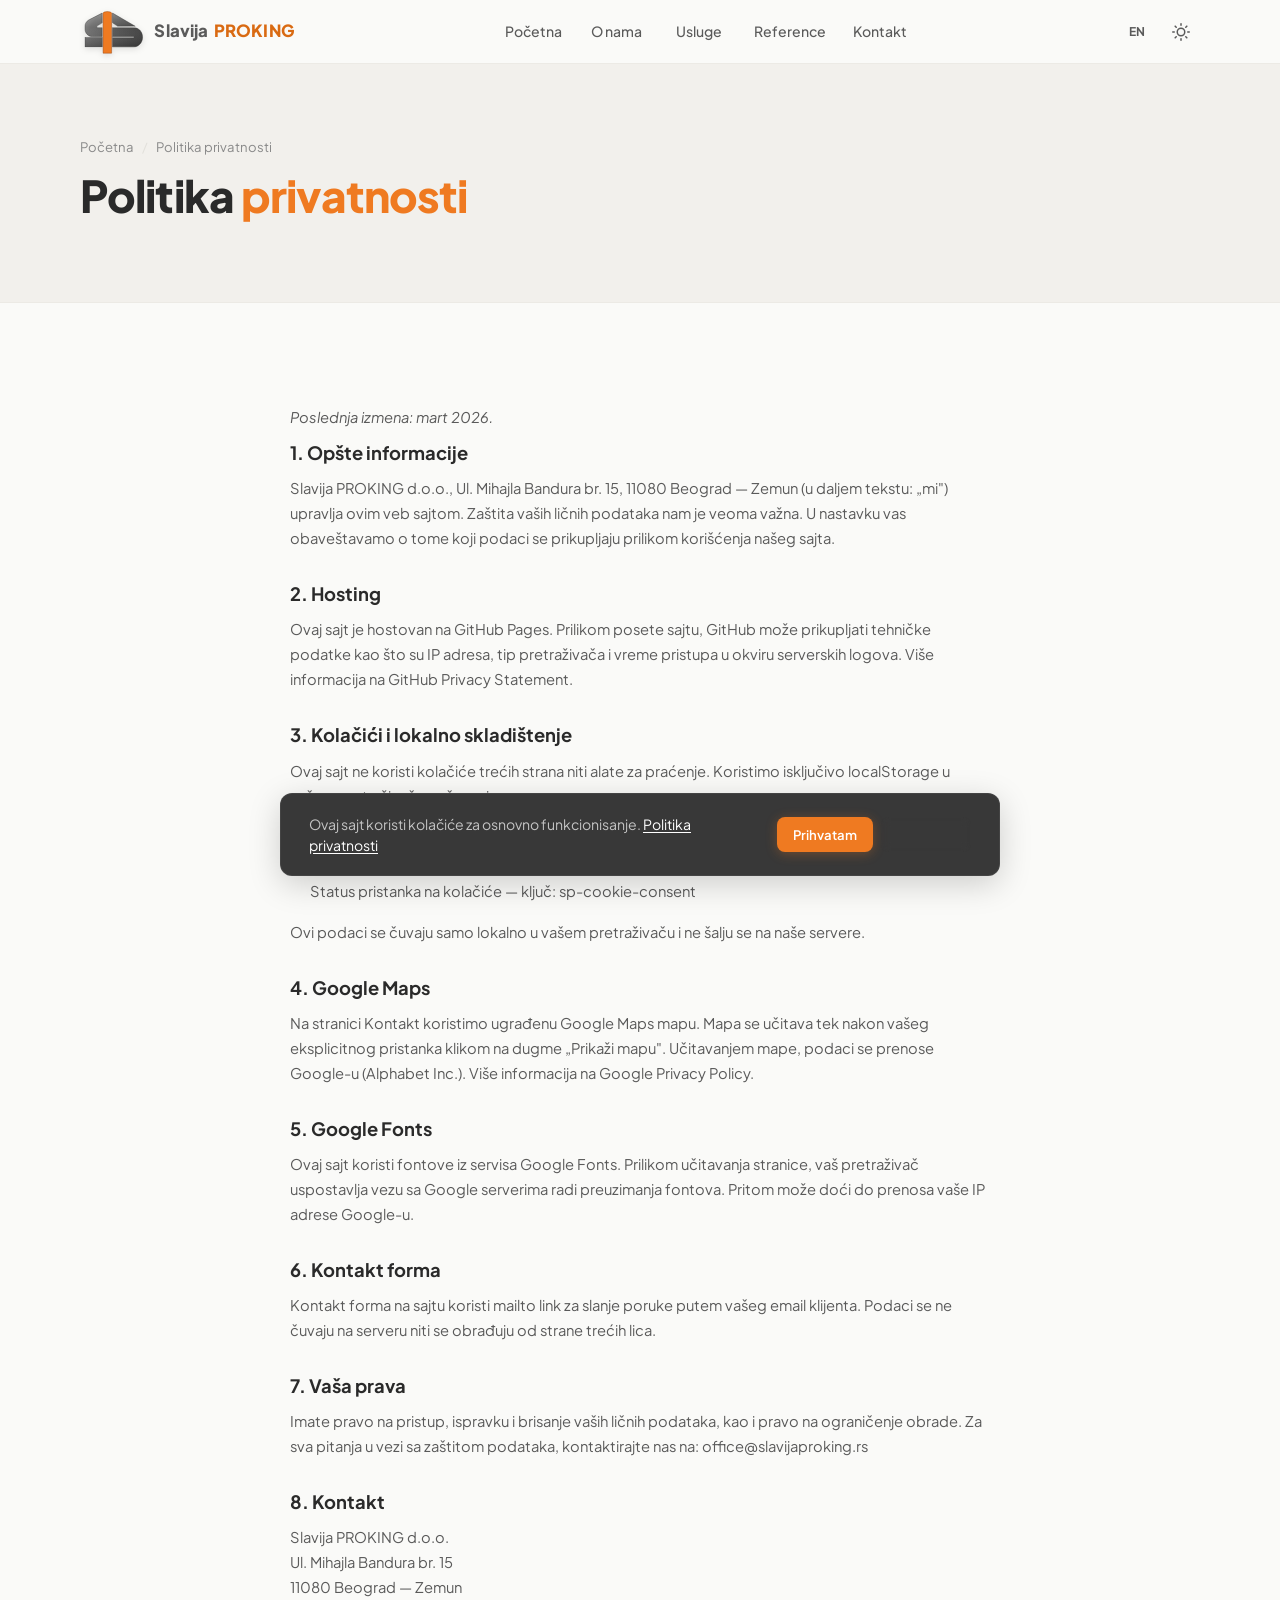
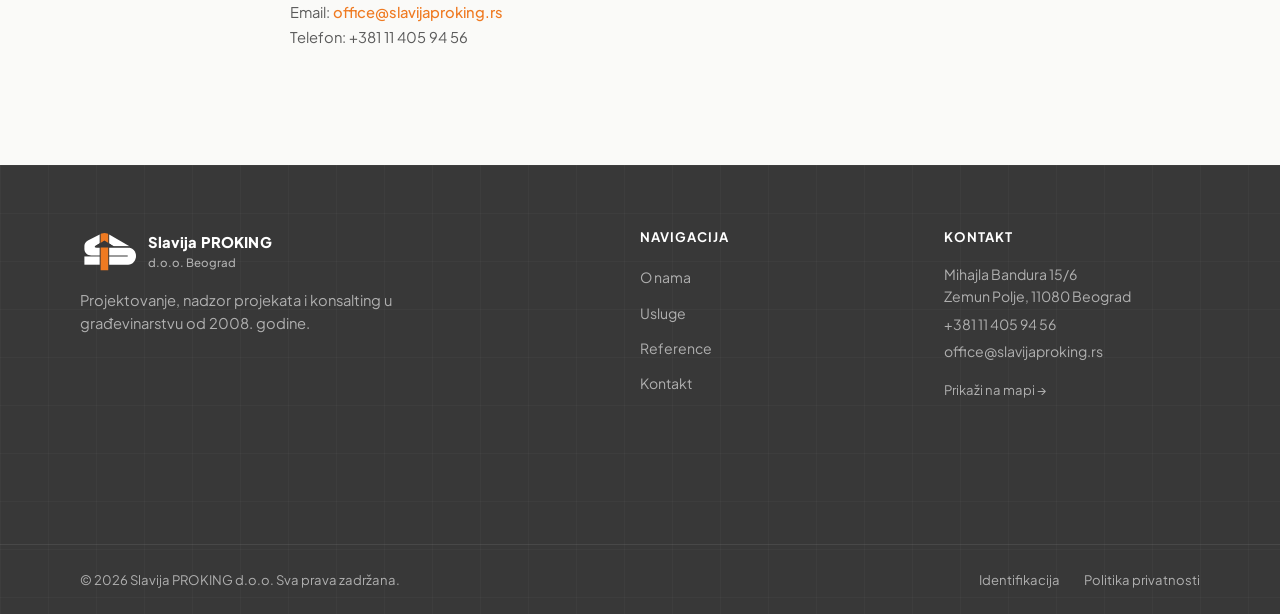
<file: privatnost.html>
<!DOCTYPE html>
<html lang="sr" data-theme="light">
<head>
  <meta charset="UTF-8">
  <meta name="viewport" content="width=device-width, initial-scale=1.0">
  <title>Politika privatnosti — Slavija PROKING</title>
  <meta name="description" content="Politika privatnosti i korišćenja kolačića na sajtu Slavija PROKING d.o.o.">
  <link rel="preconnect" href="https://fonts.googleapis.com">
  <link rel="preconnect" href="https://fonts.gstatic.com" crossorigin>
  <link href="https://fonts.googleapis.com/css2?family=Plus+Jakarta+Sans:wght@400;500;600;700;800&display=swap" rel="stylesheet">
  <meta name="theme-color" content="#ef7a21">
  <link rel="icon" type="image/svg+xml" href="images/logo.svg">
  <link rel="stylesheet" href="css/style.css">
  <script>try{if(localStorage.getItem("sp-theme")==="dark")document.documentElement.setAttribute("data-theme","dark")}catch(e){}</script>
</head>
<body>

  <!-- HEADER -->
  <header class="header" id="header">
    <nav class="nav container">
      <a href="index.html" class="logo">
        <img src="images/logo-polished.svg" alt="Slavija PROKING" class="logo-icon">
        <span class="logo-text">Slavija <span class="logo-accent">PROKING</span></span>
      </a>
      <div class="nav-actions">
        <button class="lang-toggle" id="langToggle" aria-label="Change language">EN

        </button>
        <button class="theme-toggle" id="themeToggle" aria-label="Toggle theme">
          <svg class="icon-sun" width="18" height="18" viewBox="0 0 24 24" fill="none" stroke="currentColor" stroke-width="2" stroke-linecap="round" stroke-linejoin="round"><circle cx="12" cy="12" r="5"/><line x1="12" y1="1" x2="12" y2="3"/><line x1="12" y1="21" x2="12" y2="23"/><line x1="4.22" y1="4.22" x2="5.64" y2="5.64"/><line x1="18.36" y1="18.36" x2="19.78" y2="19.78"/><line x1="1" y1="12" x2="3" y2="12"/><line x1="21" y1="12" x2="23" y2="12"/><line x1="4.22" y1="19.78" x2="5.64" y2="18.36"/><line x1="18.36" y1="5.64" x2="19.78" y2="4.22"/></svg>
          <svg class="icon-moon" width="18" height="18" viewBox="0 0 24 24" fill="none" stroke="currentColor" stroke-width="2" stroke-linecap="round" stroke-linejoin="round"><path d="M21 12.79A9 9 0 1 1 11.21 3 7 7 0 0 0 21 12.79z"/></svg>
        </button>
        <button class="nav-toggle" id="navToggle" aria-label="Menu"><span></span><span></span><span></span></button>
      </div>
      <ul class="nav-links" id="navLinks">
        <li><a href="index.html" class="nav-link" data-i18n-text="nav.home">Početna</a></li>
        <li><a href="o-nama.html" class="nav-link" data-i18n-text="nav.about">O nama</a></li>
        <li><a href="usluge.html" class="nav-link" data-i18n-text="nav.services">Usluge</a></li>
        <li><a href="reference.html" class="nav-link" data-i18n-text="nav.references">Reference</a></li>
        <li><a href="kontakt.html" class="nav-link" data-i18n-text="nav.contact">Kontakt</a></li>
      </ul>
    </nav>
  </header>

  <main>
    <section class="page-hero">
      <div class="container">
        <div class="page-hero-breadcrumb">
          <a href="index.html" data-i18n-text="nav.home">Početna</a>
          <span class="separator">/</span>
          <span data-i18n-text="privacy.breadcrumb">Politika privatnosti</span>
        </div>
        <h1 class="page-hero-title" data-i18n="privacy.title">Politika <span class="text-accent">privatnosti</span></h1>
      </div>
    </section>

    <section class="section">
      <div class="container legal-content">
        <p class="legal-updated" data-i18n-text="privacy.updated">Poslednja izmena: mart 2026.</p>

        <h2 data-i18n-text="privacy.s1.title">1. Opšte informacije</h2>
        <p data-i18n-text="privacy.s1.text">Slavija PROKING d.o.o., Ul. Mihajla Bandura br. 15, 11080 Beograd — Zemun (u daljem tekstu: „mi") upravlja ovim veb sajtom. Zaštita vaših ličnih podataka nam je veoma važna. U nastavku vas obaveštavamo o tome koji podaci se prikupljaju prilikom korišćenja našeg sajta.</p>

        <h2 data-i18n-text="privacy.s2.title">2. Hosting</h2>
        <p data-i18n-text="privacy.s2.text">Ovaj sajt je hostovan na GitHub Pages. Prilikom posete sajtu, GitHub može prikupljati tehničke podatke kao što su IP adresa, tip pretraživača i vreme pristupa u okviru serverskih logova. Više informacija na GitHub Privacy Statement.</p>

        <h2 data-i18n-text="privacy.s3.title">3. Kolačići i lokalno skladištenje</h2>
        <p data-i18n-text="privacy.s3.text">Ovaj sajt ne koristi kolačiće trećih strana niti alate za praćenje. Koristimo isključivo localStorage u vašem pretraživaču za čuvanje:</p>
        <ul>
          <li data-i18n-text="privacy.s3.item1">Izbor teme (svetla/tamna) — ključ: sp-theme</li>
          <li data-i18n-text="privacy.s3.item2">Izbor jezika (SR/EN) — ključ: sp-lang</li>
          <li data-i18n-text="privacy.s3.item3">Status pristanka na kolačiće — ključ: sp-cookie-consent</li>
        </ul>
        <p data-i18n-text="privacy.s3.note">Ovi podaci se čuvaju samo lokalno u vašem pretraživaču i ne šalju se na naše servere.</p>

        <h2 data-i18n-text="privacy.s4.title">4. Google Maps</h2>
        <p data-i18n-text="privacy.s4.text">Na stranici Kontakt koristimo ugrađenu Google Maps mapu. Mapa se učitava tek nakon vašeg eksplicitnog pristanka klikom na dugme „Prikaži mapu". Učitavanjem mape, podaci se prenose Google-u (Alphabet Inc.). Više informacija na Google Privacy Policy.</p>

        <h2 data-i18n-text="privacy.s5.title">5. Google Fonts</h2>
        <p data-i18n-text="privacy.s5.text">Ovaj sajt koristi fontove iz servisa Google Fonts. Prilikom učitavanja stranice, vaš pretraživač uspostavlja vezu sa Google serverima radi preuzimanja fontova. Pritom može doći do prenosa vaše IP adrese Google-u.</p>

        <h2 data-i18n-text="privacy.s6.title">6. Kontakt forma</h2>
        <p data-i18n-text="privacy.s6.text">Kontakt forma na sajtu koristi mailto link za slanje poruke putem vašeg email klijenta. Podaci se ne čuvaju na serveru niti se obrađuju od strane trećih lica.</p>

        <h2 data-i18n-text="privacy.s7.title">7. Vaša prava</h2>
        <p data-i18n-text="privacy.s7.text">Imate pravo na pristup, ispravku i brisanje vaših ličnih podataka, kao i pravo na ograničenje obrade. Za sva pitanja u vezi sa zaštitom podataka, kontaktirajte nas na: office@slavijaproking.rs</p>

        <h2 data-i18n-text="privacy.s8.title">8. Kontakt</h2>
        <p>Slavija PROKING d.o.o.<br>Ul. Mihajla Bandura br. 15<br>11080 Beograd — Zemun<br>Email: <a href="mailto:office@slavijaproking.rs">office@slavijaproking.rs</a><br data-i18n-text="privacy.s8.phone">Telefon: +381 11 405 94 56</p>
      </div>
    </section>
  </main>

  <footer class="footer">
    <div class="container">
      <div class="footer-grid">
        <div class="footer-brand">
          <div class="footer-logo">
            <img src="images/logo-white.svg" alt="Slavija PROKING" class="footer-logo-icon">
            <div><span class="footer-logo-name">Slavija PROKING</span><span class="footer-logo-sub">d.o.o. Beograd</span></div>
          </div>
          <p class="footer-desc" data-i18n-text="footer.desc">Projektovanje, nadzor projekata i konsalting u građevinarstvu od 2008. godine.</p>
        </div>
        <div>
          <h4 class="footer-heading" data-i18n-text="footer.nav">Navigacija</h4>
          <ul class="footer-links">
            <li><a href="o-nama.html" data-i18n-text="nav.about">O nama</a></li>
            <li><a href="usluge.html" data-i18n-text="nav.services">Usluge</a></li>
            <li><a href="reference.html" data-i18n-text="nav.references">Reference</a></li>
            <li><a href="kontakt.html" data-i18n-text="nav.contact">Kontakt</a></li>
          </ul>
        </div>
        <div>
          <h4 class="footer-heading" data-i18n-text="footer.contact">Kontakt</h4>
          <div class="footer-contact-info">
            <p>Mihajla Bandura 15/6<br>Zemun Polje, 11080 Beograd</p>
            <p>+381 11 405 94 56</p>
            <p><a href="mailto:office@slavijaproking.rs">office@slavijaproking.rs</a></p>
            <div class="footer-map"
                 data-consent-src="https://www.google.com/maps/embed?pb=!1m18!1m12!1m3!1d2831!2d20.3278632!3d44.8574318!2m3!1f0!2f0!3f0!3m2!1i1024!2i768!4f13.1!3m3!1m2!1s0x475a6576853382e1%3A0xdb84a24160cf10cd!2sSlavija%20PROKING!5e0!3m2!1ssr!2srs!4v1"
                 data-consent-title="Lokacija — Slavija PROKING">
              <a href="https://www.google.com/maps/place/Slavija+PROKING/@44.8574318,20.3278632,17z/data=!3m1!4b1!4m6!3m5!1s0x475a6576853382e1:0xdb84a24160cf10cd!8m2!3d44.8574318!4d20.3278632!16s%2Fg%2F11h0zl__l0" target="_blank" rel="noopener" class="footer-map-link" data-i18n-text="footer.mapLink">Prikaži na mapi &rarr;</a>
            </div>
          </div>
        </div>
      </div>
    </div>
    <div class="footer-bottom">
      <div class="container footer-bottom-inner">
        <p>&copy; <span id="currentYear"></span> Slavija PROKING d.o.o. <span data-i18n-text="footer.rights">Sva prava zadržana.</span></p>
        <div class="footer-legal-links">
          <a href="identifikacija.html" data-i18n-text="footer.ident">Identifikacija</a>
          <a href="privatnost.html" data-i18n-text="footer.privacy">Politika privatnosti</a>
        </div>
      </div>
    </div>
  </footer>

  <!-- COOKIE BANNER -->
  <div id="cookieBanner" class="cookie-banner" role="dialog" aria-label="Cookie consent">
    <div class="cookie-banner-inner">
      <p data-i18n="cookie.text">Ovaj sajt koristi kolačiće za osnovno funkcionisanje. <a href="privatnost.html">Politika privatnosti</a></p>
      <div class="cookie-banner-btns">
        <button type="button" class="btn btn-primary cookie-accept" data-i18n-text="cookie.accept">Prihvatam</button>
        <button type="button" class="btn btn-ghost cookie-decline" data-i18n-text="cookie.decline">Odbijam</button>
      </div>
    </div>
  </div>

  <script src="js/i18n.js"></script>
  <script src="js/script.js"></script>
</body>
</html>
</file>
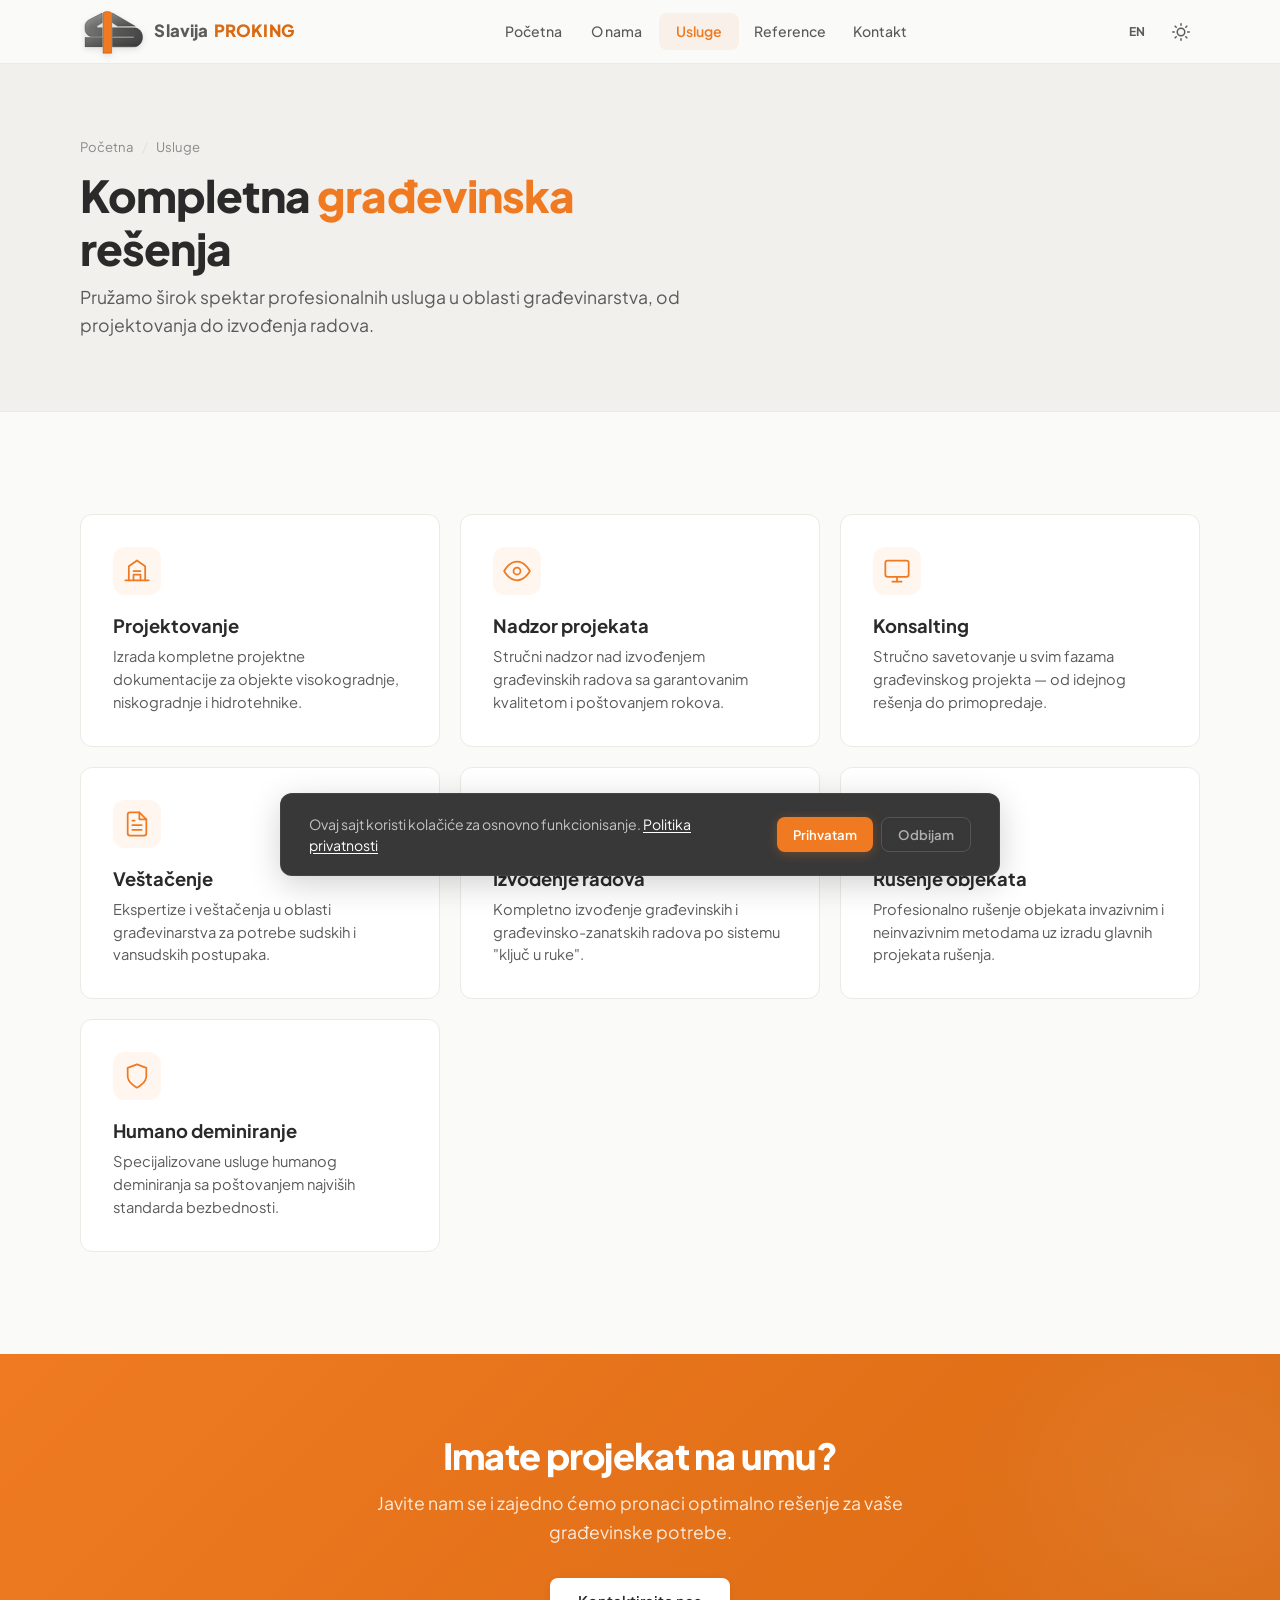
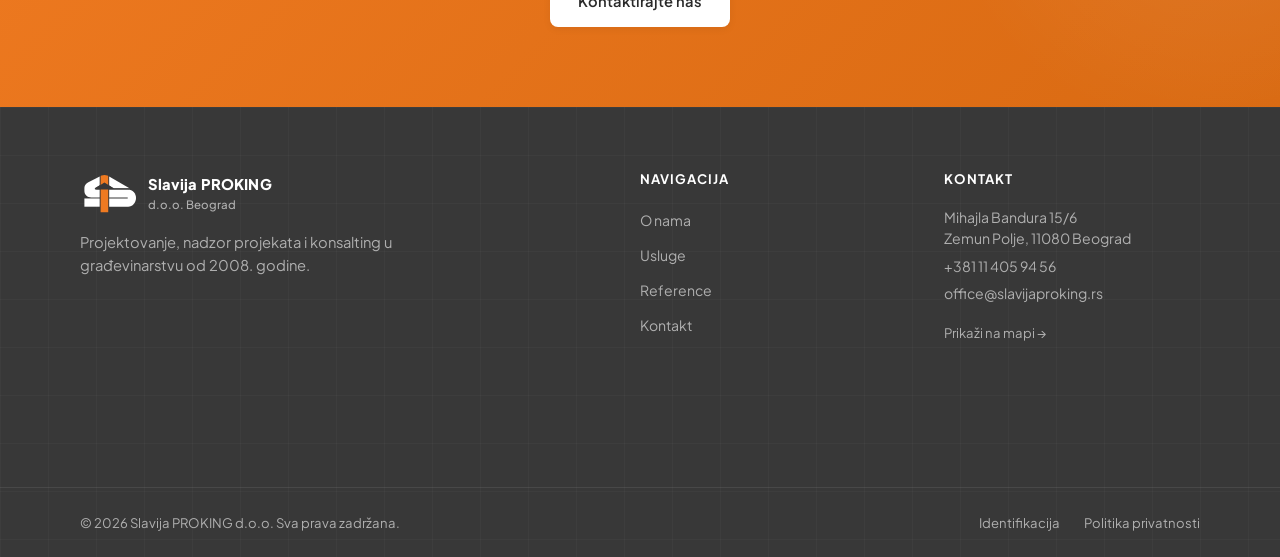
<file: usluge.html>
<!DOCTYPE html>
<html lang="sr" data-theme="light">
<head>
  <meta charset="UTF-8">
  <meta name="viewport" content="width=device-width, initial-scale=1.0">
  <title>Usluge — Slavija PROKING</title>
  <meta name="description" content="Projektovanje, nadzor, konsalting, veštačenje, izvođenje radova, rušenje objekata i humano deminiranje.">
  <link rel="preconnect" href="https://fonts.googleapis.com">
  <link rel="preconnect" href="https://fonts.gstatic.com" crossorigin>
  <link href="https://fonts.googleapis.com/css2?family=Plus+Jakarta+Sans:wght@400;500;600;700;800&display=swap" rel="stylesheet">
  <meta name="theme-color" content="#ef7a21">
  <link rel="icon" type="image/svg+xml" href="images/logo.svg">
  <link rel="stylesheet" href="css/style.css">
  <script>try{if(localStorage.getItem("sp-theme")==="dark")document.documentElement.setAttribute("data-theme","dark")}catch(e){}</script>
</head>
<body>

  <!-- HEADER -->
  <header class="header" id="header">
    <nav class="nav container">
      <a href="index.html" class="logo">
        <img src="images/logo-polished.svg" alt="Slavija PROKING" class="logo-icon">
        <span class="logo-text">Slavija <span class="logo-accent">PROKING</span></span>
      </a>
      <div class="nav-actions">
        <button class="lang-toggle" id="langToggle" aria-label="Change language">EN

        </button>
        <button class="theme-toggle" id="themeToggle" aria-label="Toggle theme">
          <svg class="icon-sun" width="18" height="18" viewBox="0 0 24 24" fill="none" stroke="currentColor" stroke-width="2" stroke-linecap="round" stroke-linejoin="round"><circle cx="12" cy="12" r="5"/><line x1="12" y1="1" x2="12" y2="3"/><line x1="12" y1="21" x2="12" y2="23"/><line x1="4.22" y1="4.22" x2="5.64" y2="5.64"/><line x1="18.36" y1="18.36" x2="19.78" y2="19.78"/><line x1="1" y1="12" x2="3" y2="12"/><line x1="21" y1="12" x2="23" y2="12"/><line x1="4.22" y1="19.78" x2="5.64" y2="18.36"/><line x1="18.36" y1="5.64" x2="19.78" y2="4.22"/></svg>
          <svg class="icon-moon" width="18" height="18" viewBox="0 0 24 24" fill="none" stroke="currentColor" stroke-width="2" stroke-linecap="round" stroke-linejoin="round"><path d="M21 12.79A9 9 0 1 1 11.21 3 7 7 0 0 0 21 12.79z"/></svg>
        </button>
        <button class="nav-toggle" id="navToggle" aria-label="Menu"><span></span><span></span><span></span></button>
      </div>
      <ul class="nav-links" id="navLinks">
        <li><a href="index.html" class="nav-link" data-i18n-text="nav.home">Početna</a></li>
        <li><a href="o-nama.html" class="nav-link" data-i18n-text="nav.about">O nama</a></li>
        <li><a href="usluge.html" class="nav-link is-active" data-i18n-text="nav.services">Usluge</a></li>
        <li><a href="reference.html" class="nav-link" data-i18n-text="nav.references">Reference</a></li>
        <li><a href="kontakt.html" class="nav-link" data-i18n-text="nav.contact">Kontakt</a></li>
      </ul>
    </nav>
  </header>

  <main>
    <section class="page-hero">
      <div class="container">
        <div class="page-hero-breadcrumb">
          <a href="index.html" data-i18n-text="nav.home">Početna</a>
          <span class="separator">/</span>
          <span data-i18n-text="nav.services">Usluge</span>
        </div>
        <h1 class="page-hero-title" data-i18n="services.title">Kompletna <span class="text-accent">građevinska</span><br>rešenja</h1>
        <p class="page-hero-subtitle" data-i18n-text="services.intro">Pružamo širok spektar profesionalnih usluga u oblasti građevinarstva, od projektovanja do izvođenja radova.</p>
      </div>
    </section>

    <section class="section">
      <div class="container">
        <div class="services-grid">
          <div class="service-card reveal">
            <div class="service-card-icon"><svg width="28" height="28" viewBox="0 0 24 24" fill="none" stroke="currentColor" stroke-width="1.5" stroke-linecap="round" stroke-linejoin="round"><path d="M2 20h20"/><path d="M5 20V8l7-5 7 5v12"/><path d="M9 20v-5h6v5"/><path d="M9 12h6"/></svg></div>
            <h3 class="service-card-title" data-i18n-text="services.design.title">Projektovanje</h3>
            <p class="service-card-desc" data-i18n-text="services.design.desc">Izrada kompletne projektne dokumentacije za objekte visokogradnje, niskogradnje i hidrotehnike.</p>
          </div>
          <div class="service-card reveal">
            <div class="service-card-icon"><svg width="28" height="28" viewBox="0 0 24 24" fill="none" stroke="currentColor" stroke-width="1.5" stroke-linecap="round" stroke-linejoin="round"><path d="M1 12s4-8 11-8 11 8 11 8-4 8-11 8-11-8-11-8z"/><circle cx="12" cy="12" r="3"/></svg></div>
            <h3 class="service-card-title" data-i18n-text="services.supervision.title">Nadzor projekata</h3>
            <p class="service-card-desc" data-i18n-text="services.supervision.desc">Stručni nadzor nad izvođenjem građevinskih radova sa garantovanim kvalitetom i poštovanjem rokova.</p>
          </div>
          <div class="service-card reveal">
            <div class="service-card-icon"><svg width="28" height="28" viewBox="0 0 24 24" fill="none" stroke="currentColor" stroke-width="1.5" stroke-linecap="round" stroke-linejoin="round"><rect x="2" y="3" width="20" height="14" rx="2"/><line x1="8" y1="21" x2="16" y2="21"/><line x1="12" y1="17" x2="12" y2="21"/></svg></div>
            <h3 class="service-card-title" data-i18n-text="services.consulting.title">Konsalting</h3>
            <p class="service-card-desc" data-i18n-text="services.consulting.desc">Stručno savetovanje u svim fazama građevinskog projekta — od idejnog rešenja do primopredaje.</p>
          </div>
          <div class="service-card reveal">
            <div class="service-card-icon"><svg width="28" height="28" viewBox="0 0 24 24" fill="none" stroke="currentColor" stroke-width="1.5" stroke-linecap="round" stroke-linejoin="round"><path d="M14 2H6a2 2 0 0 0-2 2v16a2 2 0 0 0 2 2h12a2 2 0 0 0 2-2V8z"/><polyline points="14 2 14 8 20 8"/><line x1="16" y1="13" x2="8" y2="13"/><line x1="16" y1="17" x2="8" y2="17"/><line x1="10" y1="9" x2="8" y2="9"/></svg></div>
            <h3 class="service-card-title" data-i18n-text="services.expertise.title">Veštačenje</h3>
            <p class="service-card-desc" data-i18n-text="services.expertise.desc">Ekspertize i veštačenja u oblasti građevinarstva za potrebe sudskih i vansudskih postupaka.</p>
          </div>
          <div class="service-card reveal">
            <div class="service-card-icon"><svg width="28" height="28" viewBox="0 0 24 24" fill="none" stroke="currentColor" stroke-width="1.5" stroke-linecap="round" stroke-linejoin="round"><path d="M19 21l-7-5-7 5V5a2 2 0 0 1 2-2h10a2 2 0 0 1 2 2z"/><path d="M9 10l2 2 4-4"/></svg></div>
            <h3 class="service-card-title" data-i18n-text="services.construction.title">Izvođenje radova</h3>
            <p class="service-card-desc" data-i18n-text="services.construction.desc">Kompletno izvođenje građevinskih i građevinsko-zanatskih radova po sistemu "ključ u ruke".</p>
          </div>
          <div class="service-card reveal">
            <div class="service-card-icon"><svg width="28" height="28" viewBox="0 0 24 24" fill="none" stroke="currentColor" stroke-width="1.5" stroke-linecap="round" stroke-linejoin="round"><path d="M4 15s1-1 4-1 5 2 8 2 4-1 4-1V3s-1 1-4 1-5-2-8-2-4 1-4 1z"/><line x1="4" y1="22" x2="4" y2="15"/></svg></div>
            <h3 class="service-card-title" data-i18n-text="services.demolition.title">Rušenje objekata</h3>
            <p class="service-card-desc" data-i18n-text="services.demolition.desc">Profesionalno rušenje objekata invazivnim i neinvazivnim metodama uz izradu glavnih projekata rušenja.</p>
          </div>
          <div class="service-card reveal">
            <div class="service-card-icon"><svg width="28" height="28" viewBox="0 0 24 24" fill="none" stroke="currentColor" stroke-width="1.5" stroke-linecap="round" stroke-linejoin="round"><path d="M12 22s8-4 8-10V5l-8-3-8 3v7c0 6 8 10 8 10z"/></svg></div>
            <h3 class="service-card-title" data-i18n-text="services.demining.title">Humano deminiranje</h3>
            <p class="service-card-desc" data-i18n-text="services.demining.desc">Specijalizovane usluge humanog deminiranja sa poštovanjem najviših standarda bezbednosti.</p>
          </div>
        </div>
      </div>
    </section>

    <!-- CTA -->
    <section class="cta-section">
      <div class="container cta-section-inner reveal">
        <h2 class="cta-section-title" data-i18n-text="cta.title">Imate projekat na umu?</h2>
        <p class="cta-section-text" data-i18n-text="cta.text">Javite nam se i zajedno ćemo pronaci optimalno rešenje za vaše građevinske potrebe.</p>
        <a href="kontakt.html" class="btn btn-white" data-i18n-text="cta.btn">Kontaktirajte nas</a>
      </div>
    </section>
  </main>

  <footer class="footer">
    <div class="container">
      <div class="footer-grid">
        <div class="footer-brand">
          <div class="footer-logo">
            <img src="images/logo-white.svg" alt="Slavija PROKING" class="footer-logo-icon">
            <div><span class="footer-logo-name">Slavija PROKING</span><span class="footer-logo-sub">d.o.o. Beograd</span></div>
          </div>
          <p class="footer-desc" data-i18n-text="footer.desc">Projektovanje, nadzor projekata i konsalting u građevinarstvu od 2008. godine.</p>
        </div>
        <div>
          <h4 class="footer-heading" data-i18n-text="footer.nav">Navigacija</h4>
          <ul class="footer-links">
            <li><a href="o-nama.html" data-i18n-text="nav.about">O nama</a></li>
            <li><a href="usluge.html" data-i18n-text="nav.services">Usluge</a></li>
            <li><a href="reference.html" data-i18n-text="nav.references">Reference</a></li>
            <li><a href="kontakt.html" data-i18n-text="nav.contact">Kontakt</a></li>
          </ul>
        </div>
        <div>
          <h4 class="footer-heading" data-i18n-text="footer.contact">Kontakt</h4>
          <div class="footer-contact-info">
            <p>Mihajla Bandura 15/6<br>Zemun Polje, 11080 Beograd</p>
            <p>+381 11 405 94 56</p>
            <p><a href="mailto:office@slavijaproking.rs">office@slavijaproking.rs</a></p>
            <div class="footer-map"
                 data-consent-src="https://www.google.com/maps/embed?pb=!1m18!1m12!1m3!1d2831!2d20.3278632!3d44.8574318!2m3!1f0!2f0!3f0!3m2!1i1024!2i768!4f13.1!3m3!1m2!1s0x475a6576853382e1%3A0xdb84a24160cf10cd!2sSlavija%20PROKING!5e0!3m2!1ssr!2srs!4v1"
                 data-consent-title="Lokacija — Slavija PROKING">
              <a href="https://www.google.com/maps/place/Slavija+PROKING/@44.8574318,20.3278632,17z/data=!3m1!4b1!4m6!3m5!1s0x475a6576853382e1:0xdb84a24160cf10cd!8m2!3d44.8574318!4d20.3278632!16s%2Fg%2F11h0zl__l0" target="_blank" rel="noopener" class="footer-map-link" data-i18n-text="footer.mapLink">Prikaži na mapi &rarr;</a>
            </div>
          </div>
        </div>
      </div>
    </div>
    <div class="footer-bottom">
      <div class="container footer-bottom-inner">
        <p>&copy; <span id="currentYear"></span> Slavija PROKING d.o.o. <span data-i18n-text="footer.rights">Sva prava zadržana.</span></p>
        <div class="footer-legal-links">
          <a href="identifikacija.html" data-i18n-text="footer.ident">Identifikacija</a>
          <a href="privatnost.html" data-i18n-text="footer.privacy">Politika privatnosti</a>
        </div>
      </div>
    </div>
  </footer>

  <div id="cookieBanner" class="cookie-banner" role="dialog" aria-label="Cookie consent">
    <div class="cookie-banner-inner">
      <p data-i18n="cookie.text">Ovaj sajt koristi kolačiće za osnovno funkcionisanje. <a href="privatnost.html">Politika privatnosti</a></p>
      <div class="cookie-banner-btns">
        <button type="button" class="btn btn-primary cookie-accept" data-i18n-text="cookie.accept">Prihvatam</button>
        <button type="button" class="btn btn-ghost cookie-decline" data-i18n-text="cookie.decline">Odbijam</button>
      </div>
    </div>
  </div>

  <script src="js/i18n.js"></script>
  <script src="js/script.js"></script>
</body>
</html>
</file>
<file: css/style.css>
/* ============================================================
   SLAVIJA PROKING — Design System v2
   Multi-page site · Logo: #5b5b5b + #ef7a21
   Warm palette — no pure black
   ============================================================ */

/* ===== Design Tokens ===== */
:root {
  --color-primary: #3a3a3a;
  --color-primary-dark: #2a2a2a;
  --color-primary-light: #5b5b5b;
  --color-accent: #ef7a21;
  --color-accent-hover: #d96a12;
  --color-accent-soft: rgba(239, 122, 33, 0.07);

  --color-bg: #fafaf8;
  --color-bg-alt: #f2f0ec;
  --color-bg-card: #ffffff;
  --color-bg-dark: #383838;
  --color-bg-dark-alt: #424242;

  --color-text: #2a2a2a;
  --color-text-secondary: #5a5a5a;
  --color-text-muted: #8a8a8a;
  --color-text-on-dark: #e8e8e8;
  --color-text-on-dark-muted: rgba(255, 255, 255, 0.6);

  --color-border: #e2e0db;
  --color-border-light: #eceae5;

  --font: "Plus Jakarta Sans", system-ui, -apple-system, sans-serif;
  --max-width: 1200px;
  --header-height: 64px;
  --radius: 12px;
  --radius-sm: 8px;
  --radius-lg: 20px;

  --shadow-xs: 0 1px 2px rgba(0,0,0,0.04);
  --shadow-sm: 0 2px 8px rgba(0,0,0,0.06);
  --shadow-md: 0 4px 20px rgba(0,0,0,0.08);
  --shadow-lg: 0 12px 40px rgba(0,0,0,0.1);
  --shadow-xl: 0 24px 60px rgba(0,0,0,0.14);

  --transition: 0.3s cubic-bezier(0.4, 0, 0.2, 1);
  --transition-slow: 0.6s cubic-bezier(0.4, 0, 0.2, 1);
}

/* ===== Dark Mode ===== */
[data-theme="dark"] {
  --color-primary: #c0c0c0;
  --color-primary-dark: #e8e8e8;
  --color-primary-light: #8a8a8a;
  --color-accent: #f59542;
  --color-accent-hover: #ffaa55;
  --color-accent-soft: rgba(245, 149, 66, 0.1);

  --color-bg: #424242;
  --color-bg-alt: #4a4a4a;
  --color-bg-card: #525252;
  --color-bg-dark: #2a2a2a;
  --color-bg-dark-alt: #323232;

  --color-text: #e8e8e8;
  --color-text-secondary: #b0b0b0;
  --color-text-muted: #808080;
  --color-text-on-dark: #e8e8e8;
  --color-text-on-dark-muted: rgba(255, 255, 255, 0.6);

  --color-border: #5a5a5a;
  --color-border-light: #4e4e4e;
}

/* ===== Reset ===== */
*,
*::before,
*::after {
  margin: 0;
  padding: 0;
  box-sizing: border-box;
}

html {
  scroll-behavior: smooth;
  -webkit-text-size-adjust: 100%;
  scroll-padding-top: var(--header-height);
}

body {
  font-family: var(--font);
  font-size: 1rem;
  line-height: 1.6;
  color: var(--color-text);
  background: var(--color-bg);
  -webkit-font-smoothing: antialiased;
  -moz-osx-font-smoothing: grayscale;
  overflow-x: hidden;
}

img { max-width: 100%; height: auto; display: block; }

a {
  color: var(--color-accent);
  text-decoration: none;
  transition: color var(--transition);
}

a:hover { color: var(--color-accent-hover); }

h1, h2, h3, h4, h5, h6 { line-height: 1.2; font-weight: 700; }

ul, ol { list-style: none; }

button { font-family: var(--font); cursor: pointer; }

/* ===== Utilities ===== */
.container {
  width: 100%;
  max-width: var(--max-width);
  margin: 0 auto;
  padding: 0 clamp(1.25rem, 4vw, 2.5rem);
}

.text-accent { color: var(--color-accent); }

/* ===== Header ===== */
.header {
  position: fixed;
  top: 0;
  left: 0;
  right: 0;
  height: var(--header-height);
  z-index: 1000;
  display: flex;
  align-items: center;
  background: var(--color-bg);
  border-bottom: 1px solid var(--color-border-light);
  transition: box-shadow var(--transition);
}

.header.is-scrolled {
  box-shadow: 0 1px 8px rgba(0,0,0,0.06);
}

[data-theme="dark"] .header.is-scrolled {
  box-shadow: 0 1px 8px rgba(0,0,0,0.2);
}

.nav {
  display: flex;
  align-items: center;
  justify-content: space-between;
  height: 100%;
}

/* Logo */
.logo {
  display: inline-flex;
  align-items: center;
  gap: 0.6rem;
  color: var(--color-text);
  font-weight: 700;
  font-size: 0.95rem;
  transition: color var(--transition);
  text-decoration: none;
  flex-shrink: 0;
}

.logo:hover { text-decoration: none; }

.logo-icon {
  height: 47px;
  width: auto;
  transition: transform 0.35s ease;
  filter: drop-shadow(0 2px 3px rgba(0,0,0,0.12));
}

.logo:hover .logo-icon { transform: scale(1.08); }

.logo-text {
  display: flex;
  align-items: center;
  gap: 0.3em;
  line-height: 1;
  font-weight: 800;
  font-size: 1.05rem;
  letter-spacing: 0.01em;
  white-space: nowrap;
  color: #5b5b5b;
  transition: color 0.35s ease;
}

.logo-text .logo-accent {
  color: #d96a12;
  transition: color 0.35s ease;
}

/* Dark mode logo text */
[data-theme="dark"] .logo-text { color: #b0b0b0; }
[data-theme="dark"] .logo-text .logo-accent { color: #f59542; }

/* Dark mode logo SVG swap — handled via JS */

/* Nav Links */
.nav-links {
  display: flex;
  align-items: center;
  gap: 0.2rem;
}

.nav-links li {
  min-width: 5rem;
  text-align: center;
}

.nav-link {
  display: block;
  padding: 0.45rem 0.7rem;
  color: var(--color-text-secondary);
  font-weight: 500;
  font-size: 0.88rem;
  border-radius: var(--radius-sm);
  transition: color var(--transition), background var(--transition);
  text-decoration: none;
}

.nav-link:hover {
  color: var(--color-text);
  background: rgba(58, 58, 58, 0.06);
  text-decoration: none;
}

.nav-link.is-active {
  color: var(--color-accent);
  background: var(--color-accent-soft);
  font-weight: 600;
  text-decoration: none;
}

[data-theme="dark"] .nav-link:hover {
  color: var(--color-text);
  background: rgba(255, 255, 255, 0.06);
}

[data-theme="dark"] .nav-link.is-active {
  color: var(--color-accent);
  background: var(--color-accent-soft);
}

/* Nav Actions */
.nav-actions {
  display: flex;
  align-items: center;
  gap: 0.35rem;
  order: 3;
}

.lang-toggle {
  display: flex;
  align-items: center;
  justify-content: center;
  width: 38px;
  height: 38px;
  border: none;
  border-radius: var(--radius-sm);
  background: transparent;
  color: var(--color-text-secondary);
  font-size: 0.75rem;
  font-weight: 700;
  letter-spacing: 0.03em;
  transition: all var(--transition);
}

.lang-toggle:hover {
  background: rgba(58, 58, 58, 0.06);
  color: var(--color-accent);
}

[data-theme="dark"] .lang-toggle:hover {
  background: rgba(255, 255, 255, 0.06);
}

.theme-toggle {
  display: flex;
  align-items: center;
  justify-content: center;
  width: 38px;
  height: 38px;
  border: none;
  border-radius: var(--radius-sm);
  background: transparent;
  color: var(--color-text-secondary);
  transition: all var(--transition);
}

.theme-toggle:hover {
  background: rgba(58, 58, 58, 0.06);
  color: var(--color-accent);
}

[data-theme="dark"] .theme-toggle:hover {
  background: rgba(255, 255, 255, 0.06);
}

.icon-sun { display: block; }
.icon-moon { display: none; }
[data-theme="dark"] .icon-sun { display: none; }
[data-theme="dark"] .icon-moon { display: block; }

/* Mobile Toggle */
.nav-toggle {
  display: none;
  flex-direction: column;
  justify-content: center;
  align-items: center;
  gap: 5px;
  width: 40px;
  height: 40px;
  padding: 0;
  border: none;
  border-radius: var(--radius-sm);
  background: transparent;
}

.nav-toggle span {
  display: block;
  width: 20px;
  height: 2px;
  background: var(--color-text);
  border-radius: 2px;
  transition: transform var(--transition), opacity var(--transition);
}

.nav-toggle.is-active span:nth-child(1) { transform: translateY(7px) rotate(45deg); }
.nav-toggle.is-active span:nth-child(2) { opacity: 0; }
.nav-toggle.is-active span:nth-child(3) { transform: translateY(-7px) rotate(-45deg); }

/* ===== Buttons ===== */
.btn {
  display: inline-flex;
  align-items: center;
  justify-content: center;
  gap: 0.5rem;
  padding: 0.8rem 1.75rem;
  font-family: var(--font);
  font-size: 0.92rem;
  font-weight: 600;
  border-radius: var(--radius-sm);
  border: none;
  cursor: pointer;
  transition: all var(--transition);
  text-decoration: none;
  white-space: nowrap;
}

.btn:hover { text-decoration: none; }

.btn-primary {
  background: var(--color-accent);
  color: #fff;
  box-shadow: 0 2px 12px rgba(239,122,33,0.3);
}

.btn-primary:hover {
  background: var(--color-accent-hover);
  color: #fff;
  box-shadow: 0 4px 20px rgba(239,122,33,0.4);
  transform: translateY(-1px);
}

.btn-outline {
  background: transparent;
  color: var(--color-text);
  border: 1.5px solid var(--color-border);
}

.btn-outline:hover {
  border-color: var(--color-accent);
  color: var(--color-accent);
  transform: translateY(-1px);
}

.btn-ghost {
  background: rgba(255,255,255,0.12);
  color: #fff;
  border: 1px solid rgba(255,255,255,0.2);
  backdrop-filter: blur(4px);
  -webkit-backdrop-filter: blur(4px);
}

.btn-ghost:hover {
  background: rgba(255,255,255,0.2);
  color: #fff;
  border-color: rgba(255,255,255,0.35);
}

.btn-white {
  background: #fff;
  color: var(--color-primary-dark);
  box-shadow: var(--shadow-sm);
}

.btn-white:hover {
  color: var(--color-accent);
  box-shadow: var(--shadow-md);
  transform: translateY(-1px);
}

[data-theme="dark"] .btn-white {
  background: var(--color-bg-card);
  color: var(--color-accent);
}

.btn-full { width: 100%; }

/* ===== Sections ===== */
.section { padding: clamp(4rem, 8vw, 6.5rem) 0; }

.section--alt { background: var(--color-bg-alt); }

.section--dark {
  background: var(--color-bg-dark);
  color: var(--color-text-on-dark);
}

/* Grid texture for all dark bg sections */
.stats-banner,
.certs-banner,
.footer,
.section--dark {
  position: relative;
}

.stats-banner::before,
.certs-banner::before,
.footer::before,
.section--dark::before {
  content: '';
  position: absolute;
  inset: 0;
  background:
    linear-gradient(90deg, rgba(255,255,255,0.025) 1px, transparent 1px),
    linear-gradient(rgba(255,255,255,0.025) 1px, transparent 1px);
  background-size: 48px 48px;
  pointer-events: none;
  z-index: 0;
}

.stats-banner > *,
.certs-banner > *,
.footer > *,
.section--dark > * {
  position: relative;
  z-index: 1;
}

.section-header { margin-bottom: 3rem; }

.section-label {
  display: inline-block;
  font-size: 0.78rem;
  font-weight: 700;
  text-transform: uppercase;
  letter-spacing: 0.12em;
  color: var(--color-accent);
  margin-bottom: 0.75rem;
}

.section-title {
  font-size: clamp(1.75rem, 3.5vw, 2.5rem);
  font-weight: 800;
  color: var(--color-text);
  margin-bottom: 0.75rem;
  letter-spacing: -0.02em;
}

.section--dark .section-title { color: #fff; }

.section-intro {
  font-size: 1.08rem;
  color: var(--color-text-secondary);
  max-width: 640px;
  line-height: 1.65;
  margin: 0;
}

.section--dark .section-intro { color: var(--color-text-on-dark-muted); }

/* ===== Hero (Homepage) ===== */
.hero {
  position: relative;
  min-height: calc(92vh - var(--header-height));
  min-height: calc(92dvh - var(--header-height));
  display: flex;
  align-items: center;
  overflow: hidden;
  background: #5e5448;
  color: var(--color-text-on-dark);
  margin-top: var(--header-height);
}

.hero-bg {
  position: absolute;
  inset: 0;
  z-index: 0;
  background-size: cover;
  background-position: center;
  background-repeat: no-repeat;
}

/* Placeholder pattern — light warm dusk variant */
.hero-bg--placeholder {
  background: url('../images/hero-city-light.svg') center bottom / cover no-repeat,
              linear-gradient(155deg, #6a6058 0%, #7a7068 35%, #5e5448 100%);
}

/* Overlay for readability on top of bg image (lighter for warm dusk) */
.hero-bg::after {
  content: '';
  position: absolute;
  inset: 0;
  background: linear-gradient(
    155deg,
    rgba(90, 80, 68, 0.2) 0%,
    rgba(70, 62, 52, 0.3) 100%
  );
}

.hero-inner {
  position: relative;
  z-index: 2;
  padding-top: 6rem;
  padding-bottom: 5rem;
  width: 100%;
  max-width: 700px;
}

.hero-content { max-width: 600px; }

.hero-badge {
  display: inline-flex;
  align-items: center;
  gap: 0.5rem;
  padding: 0.4rem 1rem 0.4rem 0.6rem;
  background: rgba(255,255,255,0.08);
  border: 1px solid rgba(255,255,255,0.12);
  border-radius: 100px;
  color: rgba(255,255,255,0.85);
  font-size: 0.82rem;
  font-weight: 500;
  margin-bottom: 1.75rem;
  backdrop-filter: blur(8px);
  -webkit-backdrop-filter: blur(8px);
}

.hero-badge::before {
  content: '';
  width: 8px;
  height: 8px;
  background: var(--color-accent);
  border-radius: 50%;
  flex-shrink: 0;
  animation: badgePulse 2.5s ease-in-out infinite;
}

@keyframes badgePulse {
  0%, 100% { opacity: 1; }
  50% { opacity: 0.5; }
}

.hero h1 {
  font-size: clamp(2.25rem, 5.5vw, 3.75rem);
  font-weight: 800;
  color: #fff;
  line-height: 1.08;
  margin-bottom: 1.25rem;
  letter-spacing: -0.03em;
}

.hero h1 .text-accent { color: var(--color-accent); }

.hero-text {
  font-size: clamp(1rem, 1.6vw, 1.15rem);
  color: rgba(255,255,255,0.7);
  max-width: 520px;
  line-height: 1.65;
  margin-bottom: 2.5rem;
}

.hero-actions {
  display: flex;
  flex-wrap: wrap;
  gap: 1rem;
}

/* Hero Visual — removed, using full bg image instead */

/* Hero Scroll Indicator */
.hero-scroll {
  position: absolute;
  bottom: 2rem;
  left: 50%;
  transform: translateX(-50%);
  z-index: 10;
  display: flex;
  flex-direction: column;
  align-items: center;
  gap: 0.5rem;
  color: rgba(255,255,255,0.35);
  font-size: 0.7rem;
  font-weight: 500;
  letter-spacing: 0.12em;
  text-transform: uppercase;
}

.hero-scroll-line {
  width: 1px;
  height: 40px;
  background: linear-gradient(to bottom, rgba(255,255,255,0.35), transparent);
  animation: scrollPulse 2s ease-in-out infinite;
}

@keyframes scrollPulse {
  0%, 100% { opacity: 0.3; transform: scaleY(0.6); }
  50% { opacity: 1; transform: scaleY(1); }
}

/* ===== Page Hero (Inner Pages) ===== */
.page-hero {
  margin-top: var(--header-height);
  padding: clamp(3rem, 6vw, 4.5rem) 0;
  background: var(--color-bg-alt);
  border-bottom: 1px solid var(--color-border-light);
}

.page-hero-title {
  font-size: clamp(1.75rem, 4vw, 2.75rem);
  font-weight: 800;
  color: var(--color-text);
  letter-spacing: -0.02em;
  margin-bottom: 0.5rem;
}

.page-hero-subtitle {
  font-size: 1.1rem;
  color: var(--color-text-secondary);
  max-width: 600px;
  line-height: 1.6;
}

.page-hero-breadcrumb {
  display: flex;
  align-items: center;
  gap: 0.5rem;
  font-size: 0.82rem;
  color: var(--color-text-muted);
  margin-bottom: 0.75rem;
}

.page-hero-breadcrumb a {
  color: var(--color-text-muted);
  transition: color var(--transition);
}

.page-hero-breadcrumb a:hover { color: var(--color-accent); }

.page-hero-breadcrumb .separator { color: var(--color-border); }

/* ===== About Section ===== */
.about-grid {
  display: grid;
  grid-template-columns: 1.2fr 1fr;
  gap: 3.5rem;
  align-items: start;
}

.about-text p {
  color: var(--color-text-secondary);
  margin-bottom: 1rem;
  font-size: 0.98rem;
  line-height: 1.7;
}

.about-text p:last-of-type { margin-bottom: 1.75rem; }

.about-lead {
  font-size: 1.08rem !important;
  color: var(--color-text) !important;
  font-weight: 500;
}

.about-director {
  display: flex;
  flex-direction: column;
  gap: 0.15rem;
  padding-top: 1.25rem;
  border-top: 1px solid var(--color-border-light);
}

.about-director strong {
  font-size: 0.95rem;
  color: var(--color-text);
}

.about-director span {
  font-size: 0.82rem;
  color: var(--color-accent);
  font-weight: 600;
  text-transform: uppercase;
  letter-spacing: 0.04em;
}

.director-credential {
  color: var(--color-text-secondary) !important;
  text-transform: none !important;
  font-weight: 500 !important;
  font-size: 0.85rem !important;
  letter-spacing: 0 !important;
}

.about-activity {
  font-size: 0.85rem;
  font-weight: 600;
  text-transform: uppercase;
  letter-spacing: 0.04em;
  color: var(--color-accent);
  margin-bottom: 1rem !important;
}

.about-stats {
  display: grid;
  grid-template-columns: 1fr 1fr;
  gap: 1rem;
}

.stat-card {
  background: var(--color-bg-card);
  border: 1px solid var(--color-border-light);
  border-radius: var(--radius);
  padding: 1.75rem 1.25rem;
  text-align: center;
  transition: all var(--transition);
}

.stat-card:hover {
  border-color: transparent;
  box-shadow: var(--shadow-md);
  transform: translateY(-3px);
}

.stat-card-number {
  font-size: 2.5rem;
  font-weight: 800;
  color: var(--color-accent);
  line-height: 1;
  margin-bottom: 0.4rem;
}

.stat-card-label {
  font-size: 0.82rem;
  color: var(--color-text-muted);
  font-weight: 500;
}

/* ===== Services ===== */
.services-grid {
  display: grid;
  grid-template-columns: repeat(auto-fit, minmax(300px, 1fr));
  gap: 1.25rem;
}

/* Highlight grid for homepage (3 cards) */
.services-highlights {
  display: grid;
  grid-template-columns: repeat(3, 1fr);
  gap: 1.5rem;
}

.service-card {
  position: relative;
  background: var(--color-bg-card);
  padding: 2rem;
  border-radius: var(--radius);
  border: 1px solid var(--color-border-light);
  transition: all var(--transition);
  overflow: hidden;
}

.service-card::before {
  content: '';
  position: absolute;
  top: 0;
  left: 0;
  right: 0;
  height: 3px;
  background: var(--color-accent);
  transform: scaleX(0);
  transform-origin: left;
  transition: transform var(--transition);
}

.service-card:hover {
  border-color: transparent;
  box-shadow: var(--shadow-lg);
  transform: translateY(-4px);
}

.service-card:hover::before { transform: scaleX(1); }

.service-card-icon {
  width: 48px;
  height: 48px;
  display: flex;
  align-items: center;
  justify-content: center;
  background: var(--color-accent-soft);
  border-radius: 12px;
  margin-bottom: 1.25rem;
  color: var(--color-accent);
}

.service-card-title {
  font-size: 1.15rem;
  font-weight: 700;
  color: var(--color-text);
  margin-bottom: 0.5rem;
}

.service-card-desc {
  color: var(--color-text-secondary);
  font-size: 0.92rem;
  line-height: 1.55;
  margin: 0;
}

/* View-all link */
.section-action {
  text-align: center;
  margin-top: 2.5rem;
}

.section-action a {
  display: inline-flex;
  align-items: center;
  gap: 0.4rem;
  font-weight: 600;
  font-size: 0.95rem;
  color: var(--color-accent);
}

.section-action a:hover { gap: 0.65rem; }

.section-action a svg {
  transition: transform var(--transition);
}

.section-action a:hover svg { transform: translateX(3px); }

/* ===== Stats Banner ===== */
.stats-banner {
  background: var(--color-bg-dark);
  padding: 3.5rem 0;
}

.stats-banner-inner {
  display: grid;
  grid-template-columns: repeat(4, 1fr);
  gap: 2rem;
  text-align: center;
}

.stats-banner-number {
  display: block;
  font-size: clamp(2rem, 4vw, 2.75rem);
  font-weight: 800;
  color: var(--color-accent);
  line-height: 1;
  margin-bottom: 0.4rem;
}

.stats-banner-label {
  display: block;
  font-size: 0.85rem;
  color: var(--color-text-on-dark-muted);
  font-weight: 500;
}

/* ===== References ===== */
.ref-tabs {
  display: flex;
  flex-wrap: wrap;
  gap: 0.5rem;
  margin-bottom: 2rem;
}

.ref-tab {
  padding: 0.5rem 1.25rem;
  font-family: var(--font);
  font-size: 0.85rem;
  font-weight: 600;
  border: 1.5px solid var(--color-border);
  border-radius: 100px;
  background: transparent;
  color: var(--color-text-secondary);
  cursor: pointer;
  transition: all var(--transition);
}

.ref-tab:hover {
  border-color: var(--color-accent);
  color: var(--color-accent);
}

.ref-tab.active {
  background: var(--color-accent);
  border-color: var(--color-accent);
  color: #fff;
}

.ref-grid {
  display: grid;
  grid-template-columns: repeat(auto-fill, minmax(340px, 1fr));
  gap: 1.5rem;
}

.ref-card {
  display: flex;
  flex-direction: column;
  background: var(--color-bg-card);
  border-radius: var(--radius);
  border: 1px solid var(--color-border-light);
  transition: all var(--transition);
  overflow: hidden;
}

.ref-card:hover {
  border-color: transparent;
  box-shadow: var(--shadow-lg);
  transform: translateY(-4px);
}

.ref-card:hover .ref-card-img img,
.ref-card:hover .ref-card-img svg {
  transform: scale(1.04);
}

.ref-card.is-hidden { display: none; }

.ref-card-img {
  width: 100%;
  height: 180px;
  overflow: hidden;
  background: var(--color-bg-alt);
  flex-shrink: 0;
}

.ref-card-img img,
.ref-card-img svg {
  width: 100%;
  height: 100%;
  object-fit: cover;
  display: block;
  transition: transform 0.5s cubic-bezier(0.4, 0, 0.2, 1);
}

.ref-card-content {
  display: flex;
  gap: 1rem;
  padding: 1.25rem;
}

.ref-card-icon {
  width: 40px;
  height: 40px;
  display: flex;
  align-items: center;
  justify-content: center;
  background: var(--color-accent-soft);
  border-radius: 10px;
  color: var(--color-accent);
  flex-shrink: 0;
}

.ref-card-body { flex: 1; min-width: 0; }

.ref-card-title {
  font-size: 0.95rem;
  font-weight: 700;
  color: var(--color-text);
  margin-bottom: 0.2rem;
  line-height: 1.35;
}

.ref-card-meta {
  font-size: 0.78rem;
  color: var(--color-text-muted);
  margin-bottom: 0.35rem;
}

.ref-card-desc {
  font-size: 0.85rem;
  color: var(--color-text-secondary);
  line-height: 1.5;
  margin: 0;
}

/* ===== Project Modal ===== */
.ref-card[data-project] { cursor: pointer; }

.project-modal-overlay {
  position: fixed;
  inset: 0;
  z-index: 10000;
  background: rgba(0, 0, 0, 0.6);
  backdrop-filter: blur(4px);
  -webkit-backdrop-filter: blur(4px);
  display: flex;
  align-items: center;
  justify-content: center;
  opacity: 0;
  visibility: hidden;
  transition: opacity 0.3s ease, visibility 0.3s ease;
  padding: 1.5rem;
}

.project-modal-overlay.is-open {
  opacity: 1;
  visibility: visible;
}

.project-modal {
  background: var(--color-bg);
  border-radius: var(--radius-lg);
  max-width: 900px;
  width: 100%;
  max-height: calc(100vh - 3rem);
  overflow-y: auto;
  box-shadow: var(--shadow-xl);
  transform: translateY(20px) scale(0.97);
  transition: transform 0.3s cubic-bezier(0.4, 0, 0.2, 1);
  overscroll-behavior: contain;
}

.project-modal-overlay.is-open .project-modal {
  transform: translateY(0) scale(1);
}

.project-modal-hero {
  position: relative;
  aspect-ratio: 16 / 9;
  overflow: hidden;
  border-radius: var(--radius-lg) var(--radius-lg) 0 0;
  background: var(--color-bg-alt);
}

.project-modal-hero img {
  width: 100%;
  height: 100%;
  object-fit: cover;
}

.project-modal-close {
  position: absolute;
  top: 1rem;
  right: 1rem;
  width: 40px;
  height: 40px;
  border-radius: 50%;
  border: none;
  background: rgba(0, 0, 0, 0.5);
  color: #fff;
  font-size: 1.3rem;
  cursor: pointer;
  display: flex;
  align-items: center;
  justify-content: center;
  transition: background var(--transition);
  z-index: 1;
}

.project-modal-close:hover { background: rgba(0, 0, 0, 0.75); }

.project-modal-content {
  padding: 2rem 2.5rem 2.5rem;
}

.project-modal-title {
  font-size: 1.5rem;
  font-weight: 800;
  color: var(--color-text);
  margin: 0 0 1rem;
}

.project-modal-meta {
  display: flex;
  flex-wrap: wrap;
  gap: 0.5rem;
  margin-bottom: 1.5rem;
}

.project-modal-tag {
  display: inline-flex;
  align-items: center;
  gap: 0.3rem;
  background: var(--color-bg-alt);
  border: 1px solid var(--color-border-light);
  border-radius: 6px;
  padding: 0.35rem 0.75rem;
  font-size: 0.82rem;
  color: var(--color-text-secondary);
  font-weight: 500;
}

.project-modal-tag strong {
  color: var(--color-text);
  font-weight: 600;
}

.project-modal-desc {
  color: var(--color-text-secondary);
  line-height: 1.7;
  font-size: 0.95rem;
  margin: 0 0 2rem;
}

.project-modal-gallery-title {
  font-size: 0.82rem;
  font-weight: 700;
  text-transform: uppercase;
  letter-spacing: 0.08em;
  color: var(--color-text-muted);
  margin: 0 0 1rem;
}

.project-modal-gallery {
  display: grid;
  grid-template-columns: repeat(auto-fill, minmax(200px, 1fr));
  gap: 0.75rem;
}

.project-modal-gallery img {
  width: 100%;
  aspect-ratio: 4 / 3;
  object-fit: cover;
  border-radius: var(--radius-sm);
  cursor: pointer;
  transition: transform var(--transition), box-shadow var(--transition);
  border: 1px solid var(--color-border-light);
}

.project-modal-gallery img:hover {
  transform: scale(1.03);
  box-shadow: var(--shadow-md);
}

/* Lightbox */
.project-lightbox {
  position: fixed;
  inset: 0;
  z-index: 10001;
  background: rgba(0, 0, 0, 0.92);
  display: flex;
  align-items: center;
  justify-content: center;
  opacity: 0;
  visibility: hidden;
  transition: opacity 0.25s ease, visibility 0.25s ease;
  cursor: zoom-out;
}

.project-lightbox.is-open {
  opacity: 1;
  visibility: visible;
}

.project-lightbox img {
  max-width: 90vw;
  max-height: 90vh;
  object-fit: contain;
  border-radius: var(--radius-sm);
}

/* ===== Values ===== */
.values-grid {
  display: grid;
  grid-template-columns: repeat(auto-fit, minmax(320px, 1fr));
  gap: 1.25rem;
}

.value-card {
  background: var(--color-bg-card);
  padding: 2rem;
  border-radius: var(--radius);
  border: 1px solid var(--color-border-light);
  transition: all var(--transition);
}

.value-card:hover {
  border-color: transparent;
  box-shadow: var(--shadow-md);
  transform: translateY(-3px);
}


.value-card-icon {
  width: 52px;
  height: 52px;
  display: flex;
  align-items: center;
  justify-content: center;
  background: rgba(58,58,58,0.06);
  border-radius: 14px;
  margin-bottom: 1.25rem;
  color: var(--color-primary);
}

[data-theme="dark"] .value-card-icon {
  background: rgba(255,255,255,0.06);
}


.value-card-title {
  font-size: 1.15rem;
  font-weight: 700;
  color: var(--color-text);
  margin-bottom: 0.5rem;
}

.value-card-desc {
  color: var(--color-text-secondary);
  font-size: 0.92rem;
  line-height: 1.55;
  margin: 0;
}

/* ===== Certifications Banner ===== */
.certs-banner {
  background: linear-gradient(135deg, var(--color-bg-dark) 0%, var(--color-bg-dark-alt) 100%);
  padding: 3rem 0;
}

.certs-banner-inner { text-align: center; }

.certs-banner-title {
  font-size: 1.1rem;
  font-weight: 700;
  color: #fff;
  margin-bottom: 1.75rem;
  letter-spacing: -0.01em;
}

.certs-banner-items {
  display: flex;
  justify-content: center;
  flex-wrap: wrap;
  gap: 1rem;
}

.cert-badge {
  display: flex;
  flex-direction: column;
  align-items: center;
  gap: 0.35rem;
  padding: 1.25rem 2.5rem;
  background: rgba(255,255,255,0.05);
  border: 1px solid rgba(255,255,255,0.1);
  border-radius: var(--radius);
  transition: all var(--transition);
}

.cert-badge:hover {
  background: rgba(255,255,255,0.08);
  border-color: rgba(239,122,33,0.3);
  transform: translateY(-2px);
}

.cert-badge-name {
  font-size: 1.15rem;
  font-weight: 800;
  color: var(--color-accent);
}

.cert-badge-desc {
  font-size: 0.8rem;
  color: rgba(255,255,255,0.55);
  font-weight: 500;
}

/* ===== Partners ===== */
.partners-grid {
  display: grid;
  grid-template-columns: repeat(auto-fill, minmax(140px, 1fr));
  gap: 0.75rem;
}

.partner-item {
  background: var(--color-bg-card);
  border: 1px solid var(--color-border-light);
  border-radius: var(--radius-sm);
  padding: 1rem 0.75rem;
  text-align: center;
  font-size: 0.85rem;
  font-weight: 600;
  color: var(--color-text-secondary);
  transition: all var(--transition);
}

.partner-item:hover {
  border-color: var(--color-accent);
  color: var(--color-accent);
  box-shadow: var(--shadow-sm);
  transform: translateY(-2px);
}

/* ===== CTA Section ===== */
.cta-section {
  background: linear-gradient(135deg, var(--color-accent) 0%, #d96a12 100%);
  padding: clamp(3.5rem, 7vw, 5rem) 0;
  text-align: center;
  position: relative;
  overflow: hidden;
}

.cta-section::before {
  content: '';
  position: absolute;
  top: -40%;
  right: -20%;
  width: 50%;
  height: 160%;
  background: radial-gradient(ellipse, rgba(255,255,255,0.08) 0%, transparent 60%);
  pointer-events: none;
}

.cta-section-inner { position: relative; z-index: 1; }

.cta-section-title {
  font-size: clamp(1.6rem, 3vw, 2.25rem);
  font-weight: 800;
  color: #fff;
  margin-bottom: 0.75rem;
  letter-spacing: -0.02em;
}

.cta-section-text {
  font-size: 1.1rem;
  color: rgba(255,255,255,0.85);
  max-width: 560px;
  margin: 0 auto 2rem;
  line-height: 1.6;
}

/* ===== Contact ===== */
.contact-grid {
  display: grid;
  grid-template-columns: 1fr 1.1fr;
  gap: 3.5rem;
  align-items: start;
}

.contact-info {
  display: flex;
  flex-direction: column;
  gap: 1.5rem;
}

.contact-info-item {
  display: flex;
  gap: 1rem;
  align-items: flex-start;
}

.contact-info-icon {
  width: 42px;
  height: 42px;
  display: flex;
  align-items: center;
  justify-content: center;
  background: var(--color-accent-soft);
  border-radius: 10px;
  color: var(--color-accent);
  flex-shrink: 0;
}

.contact-info-item strong {
  display: block;
  font-size: 0.88rem;
  color: var(--color-text);
  margin-bottom: 0.15rem;
}

.contact-info-item p {
  margin: 0;
  font-size: 0.92rem;
  color: var(--color-text-secondary);
  line-height: 1.5;
}

.contact-info-item a { color: var(--color-accent); font-weight: 500; }
.contact-info-item a:hover { color: var(--color-accent-hover); }

.contact-legal {
  margin-top: 0.5rem;
  padding-top: 1.25rem;
  border-top: 1px solid var(--color-border-light);
  display: flex;
  gap: 1.5rem;
  font-size: 0.85rem;
  color: var(--color-text-muted);
}

.contact-legal strong { color: var(--color-text-secondary); }

/* Contact Form */
.contact-form {
  background: var(--color-bg-card);
  padding: 2.5rem;
  border-radius: var(--radius-lg);
  border: 1px solid var(--color-border-light);
  box-shadow: var(--shadow-sm);
}

.form-group {
  position: relative;
  margin-bottom: 1.25rem;
}

.form-group input,
.form-group textarea {
  width: 100%;
  padding: 0.9rem 1rem;
  font-family: var(--font);
  font-size: 0.92rem;
  background: var(--color-bg);
  border: 1.5px solid var(--color-border);
  border-radius: var(--radius-sm);
  color: var(--color-text);
  transition: all var(--transition);
  outline: none;
}

.form-group textarea { resize: vertical; min-height: 120px; }

.form-group input:focus,
.form-group textarea:focus {
  border-color: var(--color-accent);
  box-shadow: 0 0 0 3px rgba(239,122,33,0.1);
}

.form-group label {
  position: absolute;
  left: 1rem;
  top: 0.9rem;
  color: var(--color-text-muted);
  font-size: 0.92rem;
  pointer-events: none;
  transition: all 0.2s ease;
  background: transparent;
  padding: 0;
}

.form-group input:focus + label,
.form-group input:not(:placeholder-shown) + label,
.form-group textarea:focus + label,
.form-group textarea:not(:placeholder-shown) + label {
  top: -0.55rem;
  left: 0.75rem;
  font-size: 0.72rem;
  font-weight: 600;
  color: var(--color-accent);
  background: var(--color-bg-card);
  padding: 0 0.3rem;
}

/* ===== Footer ===== */
.footer {
  background: var(--color-bg-dark);
  color: var(--color-text-on-dark);
  padding: 4rem 0 0;
}

.footer-grid {
  display: grid;
  grid-template-columns: 2fr 1fr 1fr;
  gap: 3rem;
  padding-bottom: 3rem;
}

.footer-logo {
  display: flex;
  align-items: center;
  gap: 0.6rem;
  margin-bottom: 1rem;
}

.footer-logo-icon {
  height: 42px;
  width: auto;
}

.footer-logo-name {
  font-weight: 800;
  font-size: 0.92rem;
  color: #fff;
  letter-spacing: 0.01em;
}

.footer-logo-sub {
  display: block;
  font-size: 0.72rem;
  color: var(--color-text-on-dark-muted);
  font-weight: 500;
}

.footer-desc {
  font-size: 0.92rem;
  color: var(--color-text-on-dark-muted);
  line-height: 1.6;
  max-width: 360px;
}

.footer-heading {
  font-size: 0.82rem;
  font-weight: 700;
  text-transform: uppercase;
  letter-spacing: 0.08em;
  color: #fff;
  margin-bottom: 1.25rem;
}

.footer-links {
  display: flex;
  flex-direction: column;
  gap: 0.6rem;
}

.footer-links a {
  font-size: 0.88rem;
  color: var(--color-text-on-dark-muted);
  transition: color var(--transition);
}

.footer-links a:hover { color: var(--color-accent); }

.footer-contact-info {
  display: flex;
  flex-direction: column;
  gap: 0.35rem;
}

.footer-contact-info p {
  font-size: 0.88rem;
  color: var(--color-text-on-dark-muted);
  margin: 0;
  line-height: 1.55;
}

.footer-contact-info a { color: var(--color-text-on-dark-muted); }
.footer-contact-info a:hover { color: var(--color-accent); }

.footer-map {
  margin-top: 0.5rem;
  border-radius: var(--radius);
  overflow: hidden;
  height: 120px;
}

.footer-map iframe {
  width: 100%;
  height: 100%;
  border: 0;
  display: block;
  border-radius: var(--radius);
}

.footer-map-link {
  display: inline-flex;
  align-items: center;
  font-size: 0.82rem;
  color: var(--color-text-on-dark-muted);
  transition: color var(--transition);
}

.footer-map-link:hover { color: var(--color-accent); }

.footer-bottom {
  border-top: 1px solid rgba(255,255,255,0.08);
  padding: 1.5rem 0;
}

.footer-bottom-inner {
  display: flex;
  justify-content: space-between;
  align-items: center;
  flex-wrap: wrap;
  gap: 0.75rem;
}

.footer-bottom p {
  font-size: 0.82rem;
  color: var(--color-text-on-dark-muted);
  margin: 0;
}

/* ===== Cookie Banner ===== */
.cookie-banner {
  position: fixed;
  bottom: 1.5rem;
  left: 50%;
  transform: translateX(-50%) translateY(20px);
  z-index: 10000;
  width: calc(100% - 3rem);
  max-width: 720px;
  background: var(--color-bg-dark);
  border-radius: var(--radius);
  padding: 1.25rem 1.75rem;
  box-shadow: 0 8px 32px rgba(0,0,0,0.18);
  border: 1px solid rgba(255,255,255,0.06);
  opacity: 0;
  pointer-events: none;
  transition: opacity 0.4s cubic-bezier(0.4,0,0.2,1), transform 0.4s cubic-bezier(0.4,0,0.2,1);
}

.cookie-banner.is-visible {
  opacity: 1;
  transform: translateX(-50%) translateY(0);
  pointer-events: auto;
}

.cookie-banner-inner {
  display: flex;
  align-items: center;
  justify-content: space-between;
  gap: 1.5rem;
}

.cookie-banner-inner p {
  margin: 0;
  font-size: 0.88rem;
  color: rgba(255,255,255,0.7);
  line-height: 1.45;
}

.cookie-banner-inner p a {
  color: #fff;
  text-decoration: underline;
  text-underline-offset: 2px;
}

.cookie-banner-inner p a:hover {
  opacity: 0.8;
}

.cookie-banner-btns {
  display: flex;
  flex-shrink: 0;
  gap: 0.5rem;
}

.cookie-banner-btns .btn {
  padding: 0.5rem 1rem;
  font-size: 0.82rem;
}

.cookie-banner .btn-ghost {
  color: rgba(255,255,255,0.6);
  border-color: rgba(255,255,255,0.15);
  background: transparent;
}

.cookie-banner .btn-ghost:hover {
  color: #fff;
  border-color: rgba(255,255,255,0.3);
  background: rgba(255,255,255,0.06);
}

/* ===== Map Consent ===== */
.map-wrapper {
  border-radius: var(--radius-lg);
  overflow: hidden;
  border: 1px solid var(--color-border-light);
}

.map-consent-placeholder {
  display: flex;
  align-items: center;
  justify-content: center;
  min-height: 350px;
  background: var(--color-bg-alt);
  text-align: center;
}

.map-consent-content {
  display: flex;
  flex-direction: column;
  align-items: center;
  gap: 1rem;
  color: var(--color-text-muted);
}

.map-consent-content p {
  max-width: 340px;
  font-size: 0.88rem;
  line-height: 1.5;
  margin: 0;
}

.map-wrapper iframe {
  width: 100%;
  height: 350px;
  display: block;
  border: 0;
}

/* ===== Identifikacija ===== */
.ident-grid {
  display: grid;
  grid-template-columns: repeat(auto-fill, minmax(300px, 1fr));
  gap: 1.25rem;
}

.ident-card {
  background: var(--color-bg-card);
  border: 1px solid var(--color-border-light);
  border-radius: var(--radius);
  padding: 1.5rem;
  transition: all var(--transition);
}

.ident-card:hover {
  border-color: transparent;
  box-shadow: var(--shadow-md);
  transform: translateY(-3px);
}

.ident-card h3 {
  font-size: 0.8rem;
  font-weight: 700;
  text-transform: uppercase;
  letter-spacing: 0.06em;
  color: var(--color-text-muted);
  margin-bottom: 0.5rem;
}

.ident-card p {
  font-size: 1rem;
  font-weight: 600;
  color: var(--color-text);
  margin: 0;
  line-height: 1.5;
}

.ident-card a { color: var(--color-accent); }
.ident-card a:hover { color: var(--color-accent-hover); }

/* ===== Legal Content ===== */
.legal-content {
  max-width: 780px;
}

.legal-updated {
  font-size: 0.85rem;
  color: var(--color-text-muted);
  margin-bottom: 2rem;
  font-style: italic;
}

.legal-content h2 {
  font-size: 1.15rem;
  font-weight: 700;
  color: var(--color-text);
  margin: 2rem 0 0.75rem;
}

.legal-content h2:first-of-type { margin-top: 0; }

.legal-content p {
  font-size: 0.92rem;
  color: var(--color-text-secondary);
  line-height: 1.7;
  margin: 0 0 0.75rem;
}

.legal-content ul {
  padding-left: 1.25rem;
  margin: 0.5rem 0 1rem;
}

.legal-content li {
  font-size: 0.92rem;
  color: var(--color-text-secondary);
  line-height: 1.7;
  margin-bottom: 0.25rem;
}

.legal-content a { color: var(--color-accent); font-weight: 500; }
.legal-content a:hover { color: var(--color-accent-hover); }

/* ===== Footer Legal Links ===== */
.footer-legal-links {
  display: flex;
  gap: 1.5rem;
}

.footer-legal-links a {
  font-size: 0.82rem;
  color: var(--color-text-on-dark-muted);
  transition: color var(--transition);
}

.footer-legal-links a:hover { color: var(--color-accent); }

/* ===== Scroll Reveal ===== */
.reveal {
  opacity: 0;
  transform: translateY(24px);
  transition: opacity 0.7s cubic-bezier(0.4, 0, 0.2, 1),
              transform 0.7s cubic-bezier(0.4, 0, 0.2, 1);
}

.reveal.is-visible {
  opacity: 1;
  transform: translateY(0);
}

/* ===== Responsive ===== */

/* -- Tablet -- */
@media (max-width: 900px) {
  .footer-grid { grid-template-columns: 1fr 1fr; }
  .contact-grid { grid-template-columns: 1fr; gap: 2.5rem; }
  .ref-grid { grid-template-columns: 1fr; }
}

/* -- Mobile (main breakpoint) -- */
@media (max-width: 768px) {
  /* Modal responsive */
  .project-modal-overlay { padding: 0; }
  .project-modal { max-height: 100vh; border-radius: 0; }
  .project-modal-hero { border-radius: 0; }
  .project-modal-content { padding: 1.5rem; }
  .project-modal-title { font-size: 1.25rem; }
  .project-modal-gallery { grid-template-columns: repeat(auto-fill, minmax(140px, 1fr)); }

  /* Hamburger visible */
  .nav-toggle { display: flex; }

  .nav-actions {
    order: unset;
    display: flex;
    align-items: center;
    gap: 0.5rem;
  }

  .theme-toggle {
    width: 38px;
    height: 38px;
    border: 1.5px solid var(--color-border);
    border-radius: var(--radius-sm);
  }

  .theme-toggle:hover {
    border-color: var(--color-accent);
  }

  /* Full-screen overlay menu below header */
  .nav-links {
    display: none;
    position: fixed;
    top: var(--header-height);
    left: 0;
    right: 0;
    bottom: 0;
    z-index: 9999;
    flex-direction: column;
    padding: 1.5rem;
    gap: 0.25rem;
    background: var(--color-bg);
    overflow-y: auto;
  }

  .nav-links.is-open { display: flex; }

  .nav-links li { text-align: left; min-width: 0; }

  .nav-link {
    display: block;
    text-align: left;
    font-size: 1.1rem;
    padding: 0.85rem 1rem;
    border-radius: var(--radius-sm);
  }

  /* Solid header bg when menu open */
  .header:has(.nav-links.is-open) {
    backdrop-filter: none;
    -webkit-backdrop-filter: none;
    background: var(--color-bg);
  }

  /* Hero */
  .hero { min-height: 85vh; }
  .hero-inner { padding-top: 4rem; padding-bottom: 4rem; }
  .hero-scroll { display: none; }

  /* Grids to single column */
  .about-grid { grid-template-columns: 1fr; gap: 2.5rem; }
  .stats-banner-inner { grid-template-columns: repeat(2, 1fr); gap: 1.5rem; }
  .services-highlights { grid-template-columns: 1fr; }
  .services-grid { grid-template-columns: 1fr; }
  .values-grid { grid-template-columns: 1fr; }
  .contact-grid { grid-template-columns: 1fr; gap: 2.5rem; }
  .footer-grid { grid-template-columns: 1fr; gap: 2rem; }
  .ref-grid { grid-template-columns: 1fr; }
  .ident-grid { grid-template-columns: 1fr; }

  /* Footer */
  .footer-bottom-inner { flex-direction: column; text-align: center; gap: 0.75rem; }

  /* Form */
  .form-row { grid-template-columns: 1fr; }
  .contact-form { padding: 1.5rem; }

  /* Cookie banner */
  .cookie-banner {
    bottom: 1rem;
    width: calc(100% - 2rem);
    padding: 1rem 1.25rem;
  }

  .cookie-banner-inner {
    flex-direction: column;
    align-items: stretch;
  }
}

/* -- Small phone -- */
@media (max-width: 480px) {
  .hero h1 { font-size: clamp(1.8rem, 8vw, 2.5rem); }
  .hero-text { font-size: 1rem; }
  .hero-actions { flex-direction: column; align-items: flex-start; gap: 0.75rem; }

  .section-title { font-size: clamp(1.5rem, 6vw, 2rem); }

  .certs-banner-items { flex-direction: column; align-items: center; }
  .cert-badge { width: 100%; max-width: 280px; }
  .partners-grid { grid-template-columns: repeat(auto-fill, minmax(120px, 1fr)); }

  .stats-banner-inner { grid-template-columns: 1fr; }
  .about-stats { grid-template-columns: 1fr; }

  .logo-text { font-size: 0.9rem; }
  .logo-icon { height: 38px; }
}
</file>
